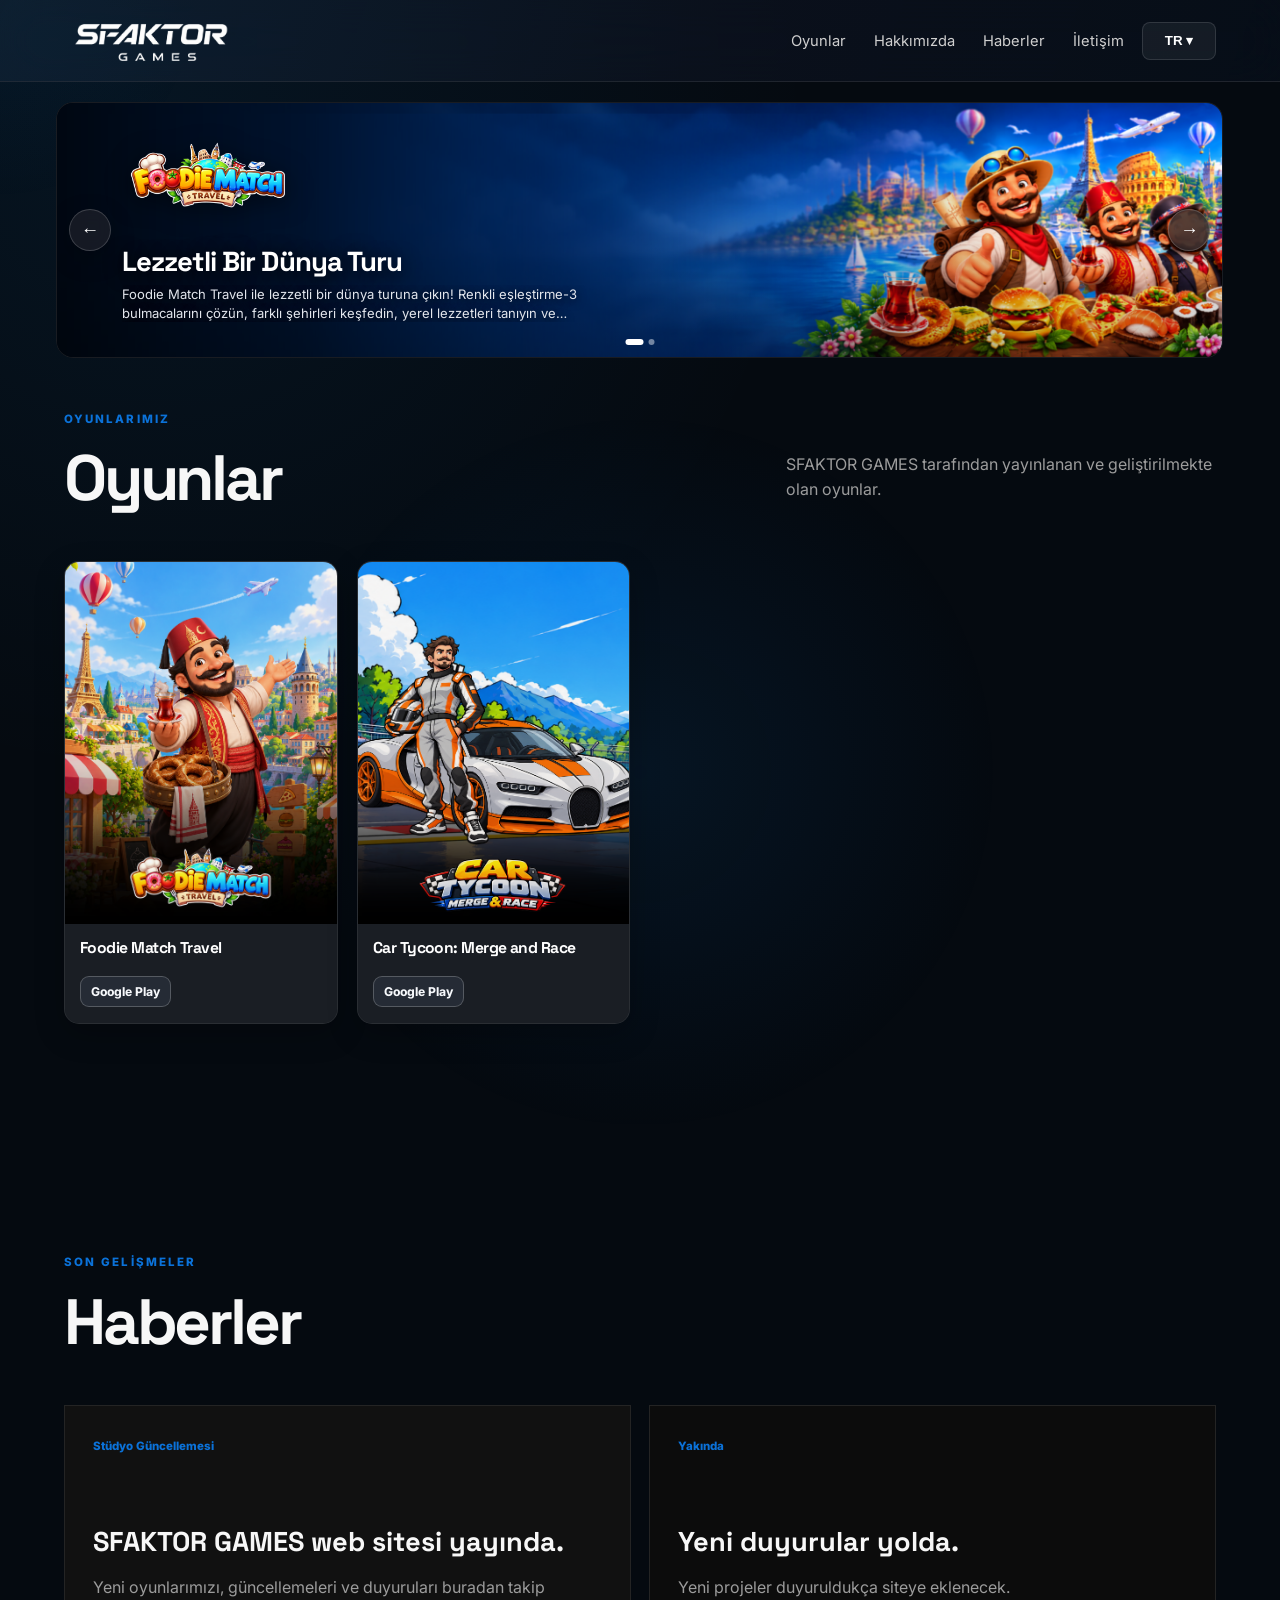
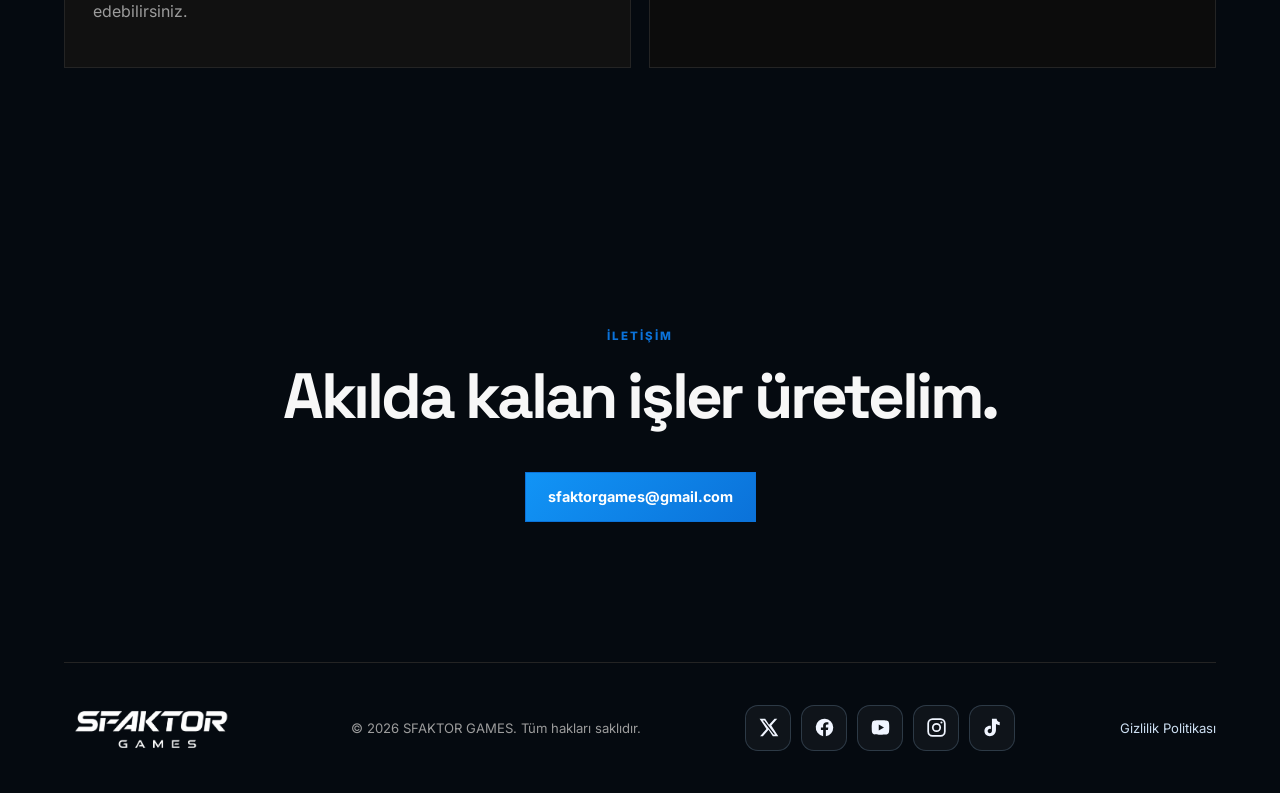
<file: index.html>
<!DOCTYPE html>
<html lang="tr">
<head>
  <meta charset="UTF-8">
  <meta name="viewport" content="width=device-width, initial-scale=1.0">
  <title>SFAKTOR GAMES | We Create Worlds</title>
  <meta name="description" content="SFAKTOR GAMES - Mobile and PC games built to be remembered.">
  <link rel="stylesheet" href="assets/css/style.css">
</head>
<body>
  <div class="cursor-glow" id="cursorGlow"></div>
  <header class="site-header">
    <a class="brand" href="index.html">SFAKTOR <span>GAMES</span></a>
    <button class="menu-btn" aria-label="Menü">☰</button>
    <div class="header-right">
      <nav>
        <a href="#games" data-i18n="nav_games">Oyunlar</a>
        <a href="about.html" data-i18n="nav_about">Hakkımızda</a>
        <a href="#news" data-i18n="nav_news">Haberler</a>
        <a href="#contact" data-i18n="nav_contact">İletişim</a>
      </nav>
      <div class="language-switcher">
        <button class="lang-btn"><span id="currentLang">TR</span> ▾</button>
        <div class="lang-menu">
          <button data-lang="tr">Türkçe</button><button data-lang="en">English</button><button data-lang="de">Deutsch</button><button data-lang="ko">한국어</button><button data-lang="pt">Português</button><button data-lang="zh-CN">简体中文</button><button data-lang="zh-TW">繁體中文</button>
        </div>
      </div>
    </div>
  </header>

  <main>
    <section id="homeSlider" class="hero-slider">
      <div id="heroSlides" class="slides">
        <div class="hero-slide active">
          <div class="hero-slide-bg hero-no-image"></div>
          <div class="hero-slide-inner">
            <div class="hero-slide-copy">
              <p class="eyebrow">SFAKTOR GAMES</p>
              <h1>PLAY.<br><span>DISCOVER.</span><br>REPEAT.</h1>
              <p class="hero-description">Oyunlarımız yükleniyor...</p>
            </div>
          </div>
        </div>
      </div>
      <div class="slider-ui">
        <div id="sliderDots" class="slider-dots"></div>
        <div class="slider-arrows">
          <button id="sliderPrev" class="slider-arrow" aria-label="Önceki oyun">←</button>
          <button id="sliderNext" class="slider-arrow" aria-label="Sonraki oyun">→</button>
        </div>
      </div>
    </section>

    <section id="games" class="section games-showcase reveal">
      <div class="section-heading">
        <div>
          <p class="eyebrow" data-i18n="our_titles">OYUNLARIMIZ</p>
          <h2 data-i18n="games_title">Oyunlar</h2>
        </div>
        <p data-i18n="games_desc">SFAKTOR GAMES tarafından yayınlanan ve geliştirilmekte olan oyunlar.</p>
      </div>

      <div id="gamesGrid" class="games-grid"></div>
    </section>


    <section id="news" class="section reveal">
      <div class="section-heading">
        <div>
          <p class="eyebrow" data-i18n="latest">SON GELİŞMELER</p>
          <h2 data-i18n="news_title">Haberler</h2>
        </div>
      </div>
      <div class="news-grid">
        <article class="news-card">
          <span data-i18n="news_badge1">Stüdyo Güncellemesi</span>
          <h3 data-i18n="news_h1">SFAKTOR GAMES web sitesi yayında.</h3>
          <p data-i18n="news_p1">Yeni oyunlarımızı, güncellemeleri ve duyuruları buradan takip edebilirsiniz.</p>
        </article>
        <article class="news-card muted">
          <span data-i18n="news_badge2">Yakında</span>
          <h3 data-i18n="news_h2">Yeni duyurular yolda.</h3>
          <p data-i18n="news_p2">Yeni projeler duyuruldukça siteye eklenecek.</p>
        </article>
      </div>
    </section>

    <section id="contact" class="section contact reveal">
      <p class="eyebrow" data-i18n="contact_eyebrow">İLETİŞİM</p>
      <h2 data-i18n="contact_title">Akılda kalan işler üretelim.</h2>
      <a class="btn btn-primary" data-cms="contact_email" href="mailto:contact@sfaktorgames.com">contact@sfaktorgames.com</a>
    </section>
  </main>

  <footer>
    <a class="brand" href="index.html">SFAKTOR <span>GAMES</span></a>
    <p>© <span id="year"></span> SFAKTOR GAMES. <span data-i18n="footer_rights">Tüm hakları saklıdır.</span></p>
    <div>
      <a href="privacy.html" data-i18n="privacy">Gizlilik Politikası</a>
      
    </div>
  </footer>
<script src="assets/js/site-footer.js"></script>

  <script src="assets/js/preview-db.js"></script>
  <script src="assets/js/i18n.js"></script>
  <script src="assets/js/main.js"></script>
  <script src="assets/js/cms-public.js"></script>
  <script src="assets/js/effects.js"></script>
</body>
</html>
</file>
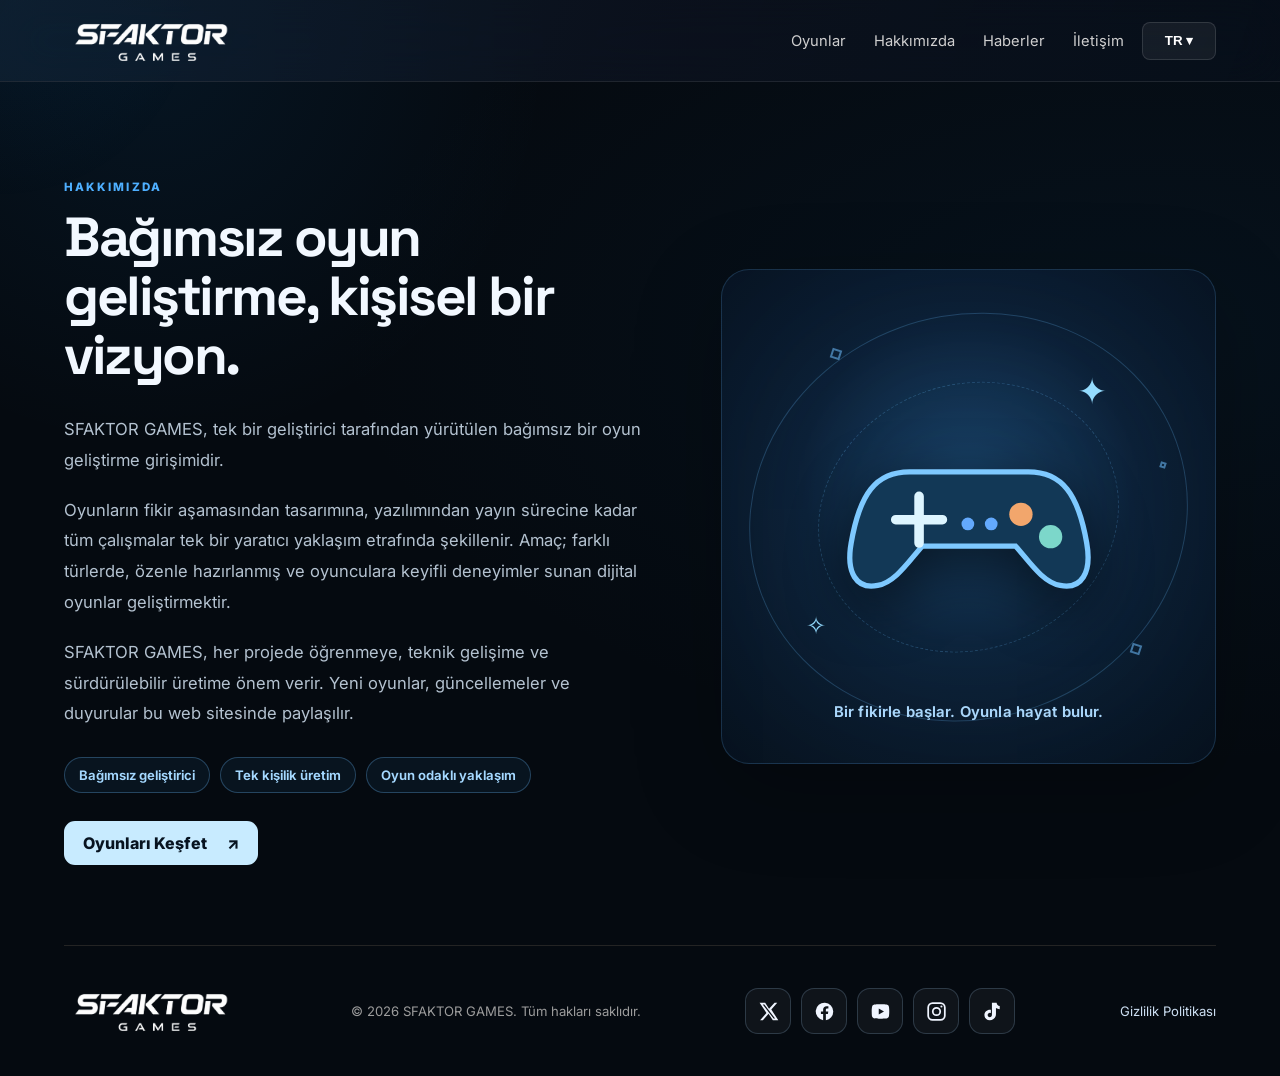
<file: about.html>
<!DOCTYPE html>
<html lang="tr"><head><meta charset="UTF-8"><meta name="viewport" content="width=device-width,initial-scale=1">
<title>Hakkımızda | SFAKTOR GAMES</title><meta name="description" content="SFAKTOR GAMES — bağımsız oyun geliştiricisi.">
<link rel="stylesheet" href="assets/css/style.css"><link rel="stylesheet" href="assets/css/about.css"></head>
<body>
<div class="cursor-glow" id="cursorGlow"></div>
<header class="site-header">
 <a class="brand" href="index.html" id="aboutBrand">SFAKTOR <span>GAMES</span></a>
 <button class="menu-btn" aria-label="Menü">☰</button>
 <div class="header-right"><nav>
  <a href="index.html#games" data-i18n="nav_games">Oyunlar</a>
  <a href="about.html" data-i18n="nav_about" aria-current="page">Hakkımızda</a>
  <a href="index.html#news" data-i18n="nav_news">Haberler</a>
  <a href="index.html#contact" data-i18n="nav_contact">İletişim</a>
 </nav><div class="language-switcher"><button class="lang-btn" aria-label="Dil seç"><span id="currentLang">TR</span> ▾</button>
 <div class="lang-menu"><button data-lang="tr">Türkçe</button><button data-lang="en">English</button><button data-lang="de">Deutsch</button><button data-lang="ko">한국어</button><button data-lang="pt">Português</button><button data-lang="zh-CN">简体中文</button><button data-lang="zh-TW">繁體中文</button></div></div></div>
</header>
<main class="about-page-main">
  <section class="about-intro">
    <div class="about-text-column">
      <p class="eyebrow" data-i18n="about_eyebrow">HAKKIMIZDA</p>
      <h1 id="aboutHeading">Bağımsız oyun geliştirme, kişisel bir vizyon.</h1>
      <div id="aboutBody" class="about-body"></div>
      <div class="about-tags"><span id="aboutTagOne">Bağımsız geliştirici</span><span id="aboutTagTwo">Tek kişilik üretim</span><span id="aboutTagThree">Oyun odaklı yaklaşım</span></div>
      <a href="index.html#games" class="about-game-link" id="aboutGamesLink">Oyunları Keşfet <span aria-hidden="true">↗</span></a>
    </div>
    <div class="about-art" aria-hidden="true">
      <div class="art-glow"></div><div class="art-ring art-ring-outer"></div><div class="art-ring art-ring-inner"></div>
      <div class="art-spark art-spark-one">✦</div><div class="art-spark art-spark-two">✧</div>
      <div class="art-controller"><svg viewBox="0 0 260 180" fill="none" xmlns="http://www.w3.org/2000/svg"><path d="M74 48h112c32 0 47 21 55 67 5 28-5 44-25 40-17-3-30-24-42-37H86c-12 13-25 34-42 37-20 4-30-12-25-40 8-46 23-67 55-67Z" fill="#123856" stroke="#7EC9FF" stroke-width="5"/><path d="M83 71v44M61 93h44" stroke="#DDF5FF" stroke-width="9" stroke-linecap="round"/><circle cx="179" cy="88" r="11" fill="#F2A66C"/><circle cx="207" cy="109" r="11" fill="#7CD7CA"/><circle cx="151" cy="97" r="6" fill="#63A9FD"/><circle cx="129" cy="97" r="6" fill="#63A9FD"/></svg></div>
      <div class="art-pixel art-pixel-a"></div><div class="art-pixel art-pixel-b"></div><div class="art-pixel art-pixel-c"></div>
      <p class="art-caption" id="aboutArtCaption">Bir fikirle başlar. Oyunla hayat bulur.</p>
    </div>
  </section>
</main>
<footer><a class="brand" href="index.html">SFAKTOR <span>GAMES</span></a><p>© <span id="year"></span> SFAKTOR GAMES. <span data-i18n="footer_rights">Tüm hakları saklıdır.</span></p><div><a href="privacy.html" data-privacy-label data-i18n="privacy">Gizlilik Politikası</a></div></footer>
<script src="assets/js/site-footer.js"></script><script src="assets/js/preview-db.js"></script><script src="assets/js/i18n.js"></script><script src="assets/js/effects.js"></script><script src="assets/js/about.js"></script>
</body></html>
</file>
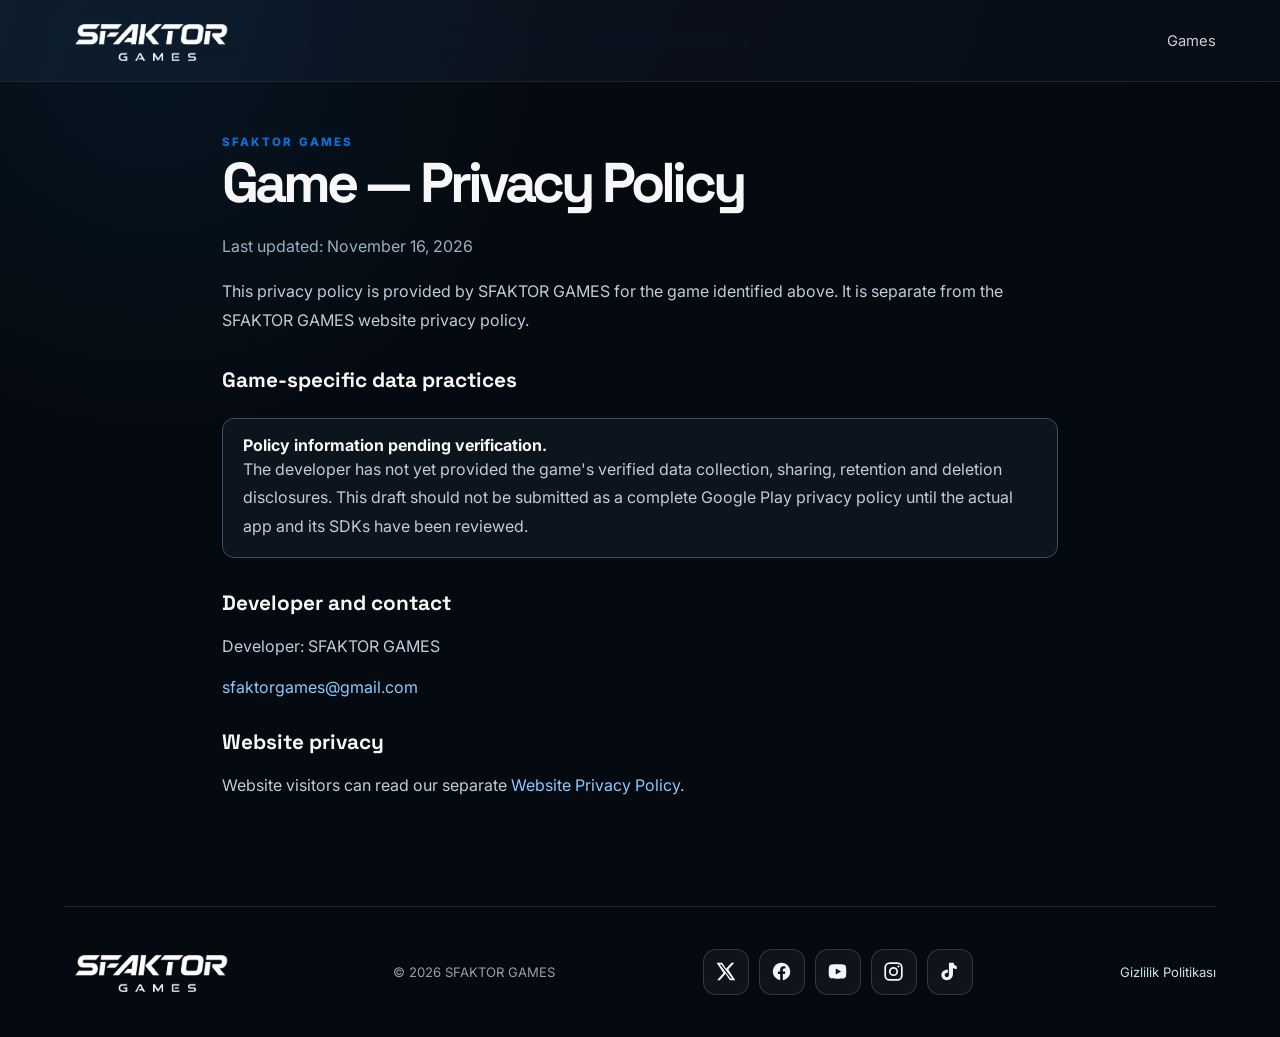
<file: game-privacy.html>
<!doctype html><html lang="en"><head><meta charset="utf-8"><meta name="viewport" content="width=device-width,initial-scale=1"><title>Game Privacy Policy | SFAKTOR GAMES</title><meta name="description" content="Game-specific privacy policy"><link rel="stylesheet" href="assets/css/style.css"><style>.policy-wrap{max-width:880px;margin:auto;padding:135px 22px 90px}.policy-wrap h1{font-size:clamp(2rem,4.5vw,3.5rem);line-height:1.2}.policy-wrap h2{font-size:1.3rem;margin:32px 0 10px}.policy-wrap p{line-height:1.8;color:#bfccda}.policy-wrap a{color:#8acaff}.game-policy-text{white-space:pre-wrap;overflow-wrap:anywhere}.policy-note{border:1px solid #36506d;border-radius:12px;padding:16px 20px;background:rgba(78,121,163,.09);margin:25px 0}.policy-note p{margin:0}.policy-wrap .meta{color:#9caec0}</style></head><body><header class="site-header"><a class="brand" href="index.html">SFAKTOR <span>GAMES</span></a><nav><a href="index.html#games">Games</a></nav></header><main class="policy-wrap"><div class="eyebrow">SFAKTOR GAMES</div><h1 id="gamePolicyTitle">Game Privacy Policy</h1><p class="meta">Last updated: November 16, 2026</p><p>This privacy policy is provided by SFAKTOR GAMES for the game identified above. It is separate from the SFAKTOR GAMES website privacy policy.</p><section><h2>Game-specific data practices</h2><p class="game-policy-text" id="gamePrivacyText"></p><div class="policy-note" id="gamePrivacyEmpty" hidden><strong>Policy information pending verification.</strong><p>The developer has not yet provided the game's verified data collection, sharing, retention and deletion disclosures. This draft should not be submitted as a complete Google Play privacy policy until the actual app and its SDKs have been reviewed.</p></div></section><h2>Developer and contact</h2><p>Developer: SFAKTOR GAMES</p><a id="policyEmail" href="mailto:sfaktorgames@gmail.com">sfaktorgames@gmail.com</a><h2>Website privacy</h2><p>Website visitors can read our separate <a href="privacy.html">Website Privacy Policy</a>.</p></main><footer><a class="brand" href="index.html">SFAKTOR <span>GAMES</span></a><p>© <span id="year"></span> SFAKTOR GAMES</p><div><a href="privacy.html" data-privacy-label>Privacy Policy</a></div></footer><script src="assets/js/preview-db.js"></script><script src="assets/js/site-footer.js"></script><script>(async()=>{const params=new URLSearchParams(location.search),slug=params.get('game');document.getElementById('year').textContent=new Date().getFullYear();const link=(a,normal,preview)=>{document.querySelectorAll(a).forEach(n=>n.href=window.SFAKTOR_PREVIEW?preview:normal)};link('a[href="index.html"]','index.html','ONIZLEME.html');link('a[href="index.html#games"]','index.html#games','ONIZLEME.html#games');link('a[href="privacy.html"]','privacy.html','ONIZLEME-GIZLILIK.html');let games=[],settings={};try{const r=await Promise.all([db.from('games').select('*'),db.from('site_settings').select('*').eq('id',1).maybeSingle()]);games=r[0].data||[];settings=r[1].data||{}}catch{}const game=games.find(x=>x.slug===slug),name=game?.title_en||game?.title||slug||'Game';const title=name+' — Privacy Policy';document.title=title+' | SFAKTOR GAMES';document.getElementById('gamePolicyTitle').textContent=title;const content=String(game?.privacy_en||'').trim();document.getElementById('gamePrivacyText').textContent=content;document.getElementById('gamePrivacyEmpty').hidden=!!content;if(!content)document.getElementById('gamePrivacyText').textContent='';const email=settings.contact_email||'sfaktorgames@gmail.com',el=document.getElementById('policyEmail');el.textContent=email;el.href='mailto:'+encodeURIComponent(email);if(settings.logo_url&&/^assets\/uploads\/[\w./-]+$/.test(settings.logo_url)){document.querySelectorAll('.brand').forEach(b=>{let img=document.createElement('img');img.src=settings.logo_url;img.alt='SFAKTOR GAMES';b.replaceChildren(img)})}})();</script></body></html>
</file>
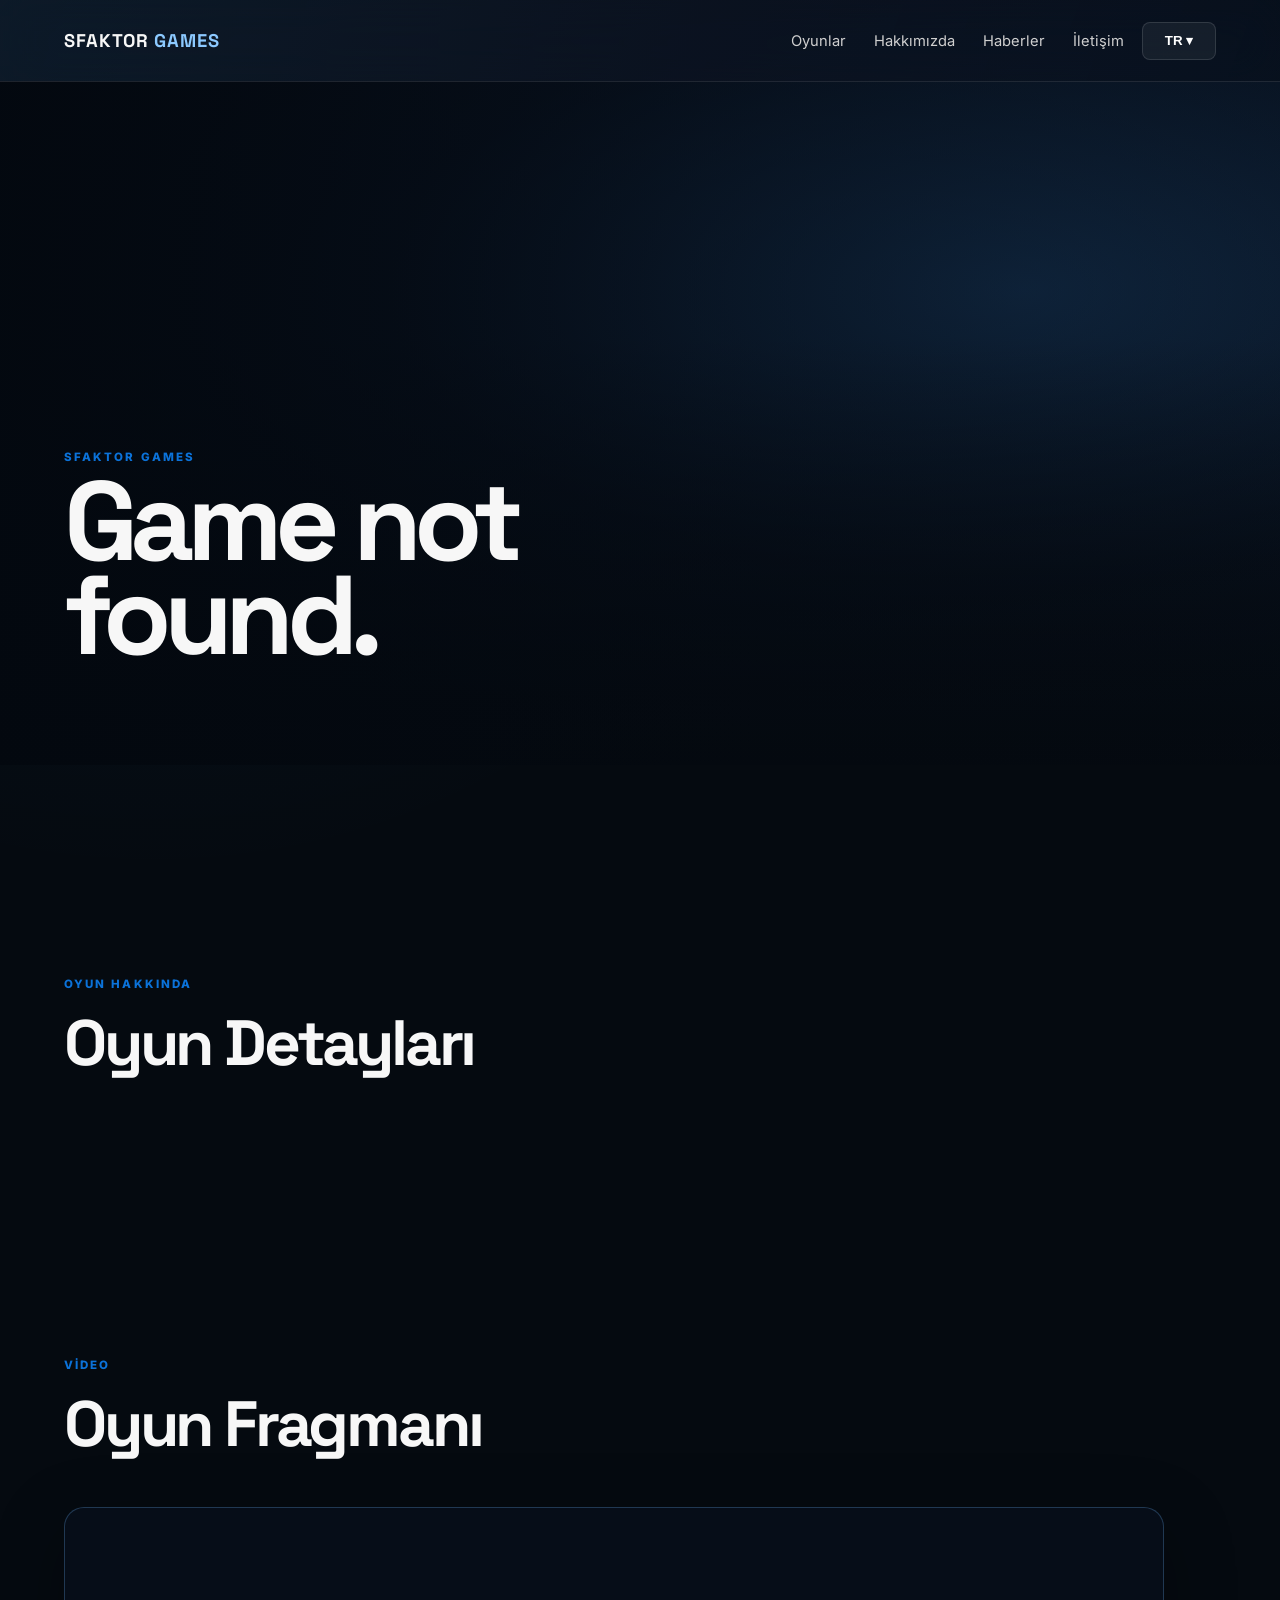
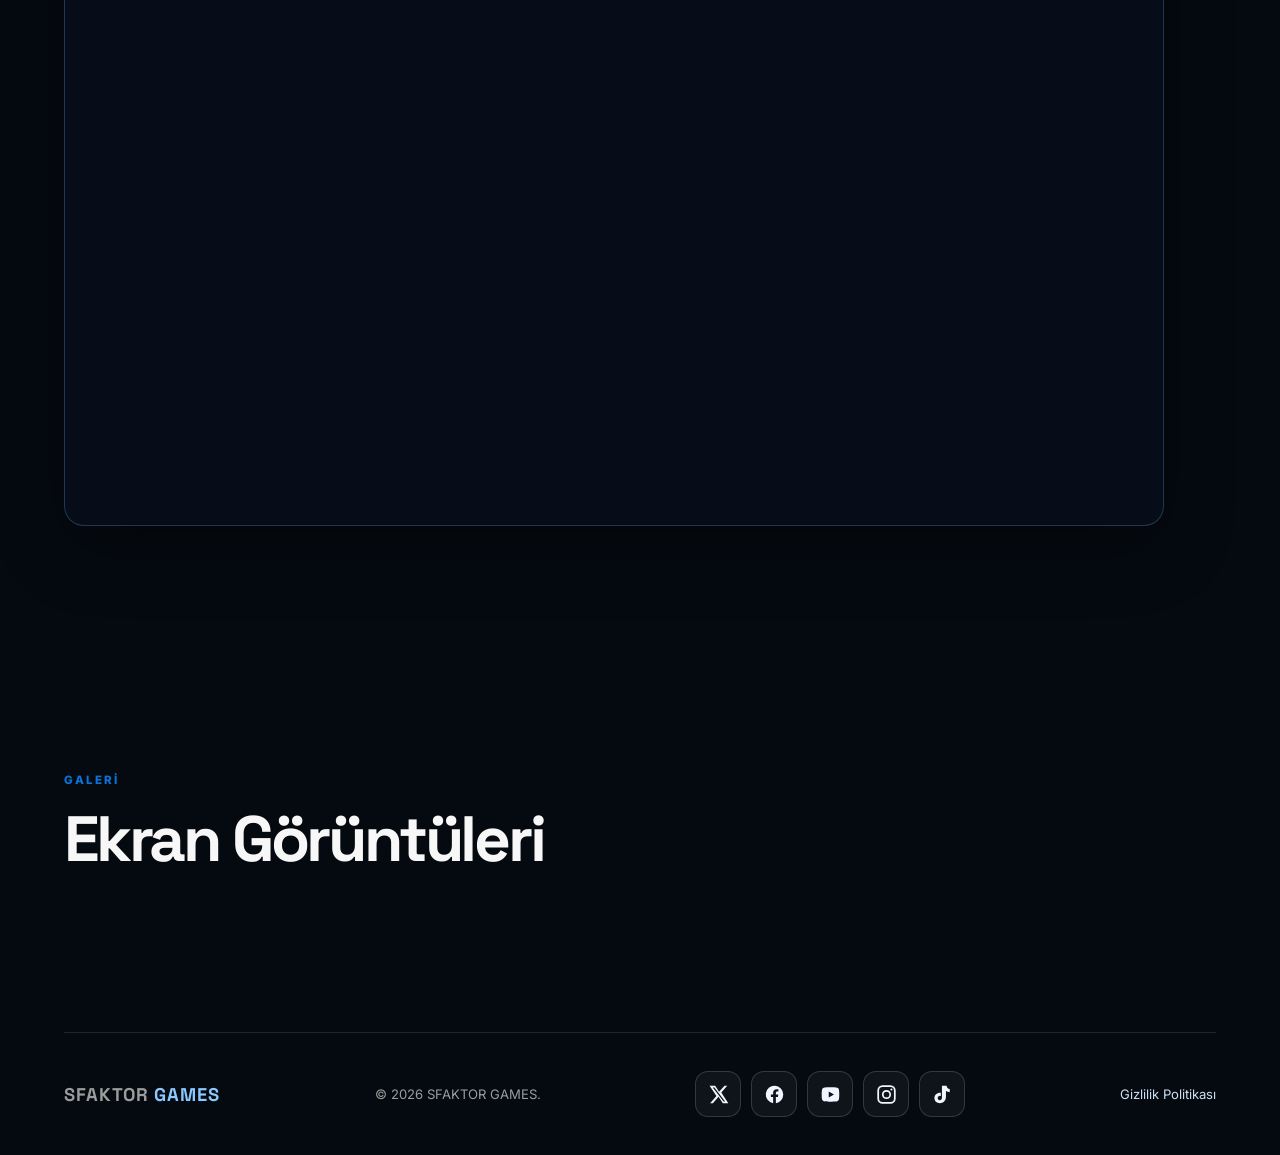
<file: game.html>
<!DOCTYPE html>
<html lang="tr">
<head>
  <meta charset="UTF-8">
  <meta name="viewport" content="width=device-width,initial-scale=1.0">
  <title>Game | SFAKTOR GAMES</title>
  <meta name="description" content="">
  <link rel="stylesheet" href="assets/css/style.css">
  <style>
    .detail-hero{position:relative;min-height:85vh;display:flex;align-items:flex-end;padding:150px 5vw 85px;overflow:hidden}
    .detail-bg{position:absolute;inset:0;background:radial-gradient(ellipse at 80% 38%,#153354 0%,#0a1525 44%,#050a10 100%);background-size:cover;background-position:center}
    .detail-bg::after{content:"";position:absolute;inset:0;background:linear-gradient(90deg,rgba(3,8,15,.95),rgba(3,8,15,.52) 55%,rgba(3,8,15,.32)),linear-gradient(0deg,#050a10,transparent 56%)}
    .detail-content{position:relative;z-index:2;width:min(750px,100%)}
    .detail-logo{max-width:min(440px,75vw);max-height:190px;margin-bottom:25px}
    .detail-content h1{font-size:clamp(3.5rem,9vw,7rem)}
    .detail-copy{color:#bdd0e1;line-height:1.8;font-size:1.05rem}
    .detail-rich{max-width:900px;color:#c5d3e3;font-size:clamp(1rem,1.3vw,1.15rem);line-height:1.85;overflow-wrap:anywhere}
    .detail-rich p{margin:0 0 1.25rem}.detail-rich h3{color:#fff;font-size:1.4rem;margin:2rem 0 1rem}
    .detail-rich ul{padding-left:1.5rem;margin:0 0 1.5rem;list-style:disc}.detail-rich li{margin:.6rem 0;padding-left:.2rem}
    .detail-rich strong{color:#f4f8ff}.video-fallback{margin-top:14px;color:#a8bdd3;font-size:.95rem}
    .video-fallback a{color:#56adff;text-decoration:underline}.trailer-frame{max-width:1100px}
    .gallery{display:grid;grid-template-columns:repeat(3,1fr);gap:15px}
    .gallery img{width:100%;aspect-ratio:16/9;object-fit:cover;border-radius:12px;border:1px solid #183653;transition:.3s ease}
    .gallery img:hover{transform:scale(1.02);border-color:#42b0ff}
    @media(max-width:800px){.gallery{grid-template-columns:1fr}.detail-hero{min-height:75vh}}
  </style>
</head>
<body>
<div class="cursor-glow" id="cursorGlow"></div>
<header class="site-header">
  <a class="brand" href="index.html" id="detailBrand">SFAKTOR <span>GAMES</span></a>
  <button class="menu-btn" aria-label="Menü">☰</button>
  <div class="header-right"><nav>
    <a href="index.html#games" data-detail-i18n="games">Oyunlar</a>
    <a href="about.html" data-detail-i18n="about">Hakkımızda</a>
    <a href="index.html#news" data-detail-i18n="news">Haberler</a>
    <a href="index.html#contact" data-detail-i18n="contact">İletişim</a>
  </nav><div class="language-switcher"><button class="lang-btn"><span id="currentLang">TR</span> ▾</button><div class="lang-menu"><button data-lang="tr">Türkçe</button><button data-lang="en">English</button><button data-lang="de">Deutsch</button><button data-lang="ko">한국어</button><button data-lang="pt">Português</button><button data-lang="zh-CN">简体中文</button><button data-lang="zh-TW">繁體中文</button></div></div></div>
</header>

<section class="detail-hero">
  <div id="detailBg" class="detail-bg hero-no-image"></div>
  <div class="detail-content">
    <p id="detailStatus" class="eyebrow">SFAKTOR GAMES</p>
    <div id="detailTitle"></div>
    <div id="detailPlatforms" class="hero-badges"></div>
    <p id="detailDescription" class="detail-copy"></p>
    <div id="detailStores" class="hero-store-row"></div>
  </div>
</section>

<main>
  <section class="section reveal">
    <div class="section-heading"><div><p class="eyebrow" data-detail-i18n="aboutGame">OYUN HAKKINDA</p><h2 data-detail-i18n="details">Oyun Detayları</h2></div></div>
    <div id="detailLong" class="detail-rich"></div>
  </section>
  <section id="trailerSection" class="section reveal hidden">
    <div class="section-heading"><div><p class="eyebrow" data-detail-i18n="video">VİDEO</p><h2 data-detail-i18n="trailer">Oyun Fragmanı</h2></div></div>
    <div id="trailerFrame" class="trailer-frame"></div><p class="video-fallback" id="videoHelp"></p>
  </section>
  <section id="gallerySection" class="section reveal hidden">
    <div class="section-heading"><div><p class="eyebrow" data-detail-i18n="gallery">GALERİ</p><h2 data-detail-i18n="screens">Ekran Görüntüleri</h2></div></div>
    <div id="detailGallery" class="gallery"></div>
  </section>
</main>

<footer>
  <a class="brand" href="index.html">SFAKTOR <span>GAMES</span></a>
  <p>© <span id="year"></span> SFAKTOR GAMES.</p>
  <div><a id="gamePrivacyLink" href="privacy.html" data-privacy-label>Gizlilik Politikası</a></div>
</footer>
<script src="assets/js/site-footer.js"></script>

<script src="assets/js/preview-db.js"></script>
<script src="assets/js/effects.js"></script>
<script>
document.getElementById("year").textContent=new Date().getFullYear();
const esc=v=>String(v||"").replace(/[&<>"']/g,m=>({"&":"&amp;","<":"&lt;",">":"&gt;",'"':"&quot;","'":"&#039;"}[m]));
const safeUrl=v=>{if(/^assets\/uploads\/[a-zA-Z0-9_./-]+$/.test(v)&&!v.includes(".."))return v;try{const u=new URL(v);return ["http:","https:"].includes(u.protocol)?u.href:"#"}catch{return "#"}};
(async()=>{
  const slug=new URLSearchParams(location.search).get("slug");
  const {data:g,error}=await db.from("games").select("*").eq("slug",slug).maybeSingle();
  if(error||!g){document.getElementById("detailTitle").innerHTML="<h1>Game not found.</h1>";return;}
  const requestedLang=new URLSearchParams(location.search).get("lang");
  const lang=["tr","en","de","ko","pt","zh-CN","zh-TW"].includes(requestedLang)?requestedLang:(["tr","en","de","ko","pt","zh-CN","zh-TW"].includes(localStorage.getItem("sfaktor_lang"))?localStorage.getItem("sfaktor_lang"):"tr");
  const words={tr:{games:"Oyunlar",about:"Hakkımızda",news:"Haberler",contact:"İletişim",aboutGame:"OYUN HAKKINDA",details:"Oyun Detayları",video:"VİDEO",trailer:"Oyun Fragmanı",gallery:"GALERİ",screens:"Ekran Görüntüleri",watch:"YouTube'da İzle",videoInfo:"Yerel önizlemede video oynatılmayabilir. YouTube'da açabilir veya GitHub Pages üzerinde deneyebilirsiniz."},en:{games:"Games",about:"About",news:"News",contact:"Contact",aboutGame:"ABOUT THE GAME",details:"Game Details",video:"VIDEO",trailer:"Game Trailer",gallery:"GALLERY",screens:"Screenshots",watch:"Watch on YouTube",videoInfo:"Video playback may be unavailable in local preview. Open on YouTube or test on GitHub Pages."},de:{games:"Spiele",about:"Über uns",news:"News",contact:"Kontakt",aboutGame:"ÜBER DAS SPIEL",details:"Spieldetails",video:"VIDEO",trailer:"Spieltrailer",gallery:"GALERIE",screens:"Screenshots",watch:"Auf YouTube ansehen",videoInfo:"In der lokalen Vorschau ist die Wiedergabe möglicherweise nicht verfügbar. Auf YouTube öffnen oder auf GitHub Pages testen."}};
  document.querySelectorAll('[data-detail-i18n]').forEach(el=>el.textContent=(words[lang]||words.en)[el.dataset.detailI18n]);
  document.getElementById('currentLang').textContent=lang.toUpperCase();
  document.querySelectorAll('[data-lang]').forEach(b=>b.addEventListener('click',()=>{localStorage.setItem('sfaktor_lang',b.dataset.lang);const url=new URL(location.href);url.searchParams.set('lang',b.dataset.lang);location.href=url.href;}));
  document.querySelector('.lang-btn').addEventListener('click',()=>document.querySelector('.lang-menu').classList.toggle('open'));
  document.querySelector('.menu-btn').addEventListener('click',()=>document.querySelector('.site-header nav').classList.toggle('open'));
  document.querySelectorAll('a[href^="index.html"]').forEach(a=>{const u=new URL(a.href);u.searchParams.set('lang',lang);a.href=u.href});
  const pick=(field)=>g[`${field}_${lang}`]||g[`${field}_en`]||g[`${field}_tr`]||g[field]||"";
  const displayTitle=pick("title");
  const displayDescription=pick("description");
  const displayLong=pick("long_description")||displayDescription;
  document.documentElement.lang=lang;
  const privacyLink=document.getElementById('gamePrivacyLink');if(privacyLink)privacyLink.href=(window.SFAKTOR_PREVIEW?'ONIZLEME-OYUN-GIZLILIK.html':'game-privacy.html')+'?game='+encodeURIComponent(g.slug);
  document.title=displayTitle+" | SFAKTOR GAMES";
  document.querySelector('meta[name="description"]').content=displayDescription;
  document.getElementById("detailStatus").textContent=g.status||"SFAKTOR GAMES";
  document.getElementById("detailDescription").textContent=displayDescription;
  function richText(value){
    const lines=String(value||'').replace(/\r\n?/g,'\n').split('\n');let html='',inList=false,paragraph=[];
    const inline=t=>esc(t).replace(/\*\*(.+?)\*\*/g,'<strong>$1</strong>');
    const flush=()=>{if(paragraph.length){html+='<p>'+paragraph.map(inline).join('<br>')+'</p>';paragraph=[]}};
    for(const raw of lines){const line=raw.trim();if(!line){flush();if(inList){html+='</ul>';inList=false}continue}
      if(/^[-•]\s+/.test(line)){flush();if(!inList){html+='<ul>';inList=true}html+='<li>'+inline(line.replace(/^[-•]\s+/,''))+'</li>';continue}
      if(inList){html+='</ul>';inList=false}
      if(/^\*\*[^*]+\*\*$/.test(line)){flush();html+='<h3>'+inline(line)+'</h3>'}else paragraph.push(line);
    }flush();if(inList)html+='</ul>';return html;
  }
  document.getElementById("detailLong").innerHTML=richText(displayLong);
  document.getElementById("detailPlatforms").innerHTML=(g.platforms||[]).map(p=>`<span class="hero-badge">${esc(p)}</span>`).join("");
  document.getElementById("detailTitle").innerHTML=g.logo_url?`<img class="detail-logo" src="${safeUrl(g.logo_url)}" alt="${esc(displayTitle)}">`:`<h1>${esc(displayTitle)}</h1>`;
  const bg=Object.prototype.hasOwnProperty.call(g,"detail_banner_url")?(g.detail_banner_url||""):(g.banner_url||"");if(bg){const d=document.getElementById("detailBg");d.classList.remove("hero-no-image");d.style.backgroundImage=`url('${safeUrl(bg)}')`;}
  let stores="";if(g.google_play_url)stores+=`<a class="hero-store-btn" target="_blank" href="${safeUrl(g.google_play_url)}">Google Play</a>`;
  if(g.app_store_url)stores+=`<a class="hero-store-btn" target="_blank" href="${safeUrl(g.app_store_url)}">App Store</a>`;
  if(g.steam_url)stores+=`<a class="hero-store-btn" target="_blank" href="${safeUrl(g.steam_url)}">Steam</a>`;
  if(g.trailer_url)stores+=`<a class="hero-detail-btn" target="_blank" href="${safeUrl(g.trailer_url)}">Watch Trailer ▶</a>`;
  document.getElementById("detailStores").innerHTML=stores;
  function youtubeId(value){
    try{
      const u=new URL(value);
      const host=u.hostname.toLowerCase().replace(/^www\./,"");
      let id="";
      if(host==="youtu.be")id=u.pathname.split("/")[1]||"";
      else if(host==="youtube.com"||host==="m.youtube.com"||host==="youtube-nocookie.com"){
        if(u.pathname==="/watch")id=u.searchParams.get("v")||"";
        else if(/^\/(embed|shorts|live)\//.test(u.pathname))id=u.pathname.split("/")[2]||"";
      }
      return /^[A-Za-z0-9_-]{11}$/.test(id)?id:null;
    }catch{return null;}
  }
  const ytId=youtubeId(g.trailer_url||"");
  if(ytId){
    document.getElementById("trailerSection").classList.remove("hidden");
    const iframe=document.createElement("iframe");
    iframe.src="https://www.youtube.com/embed/"+ytId+"?rel=0";
    iframe.title=displayTitle+" trailer";
    iframe.loading="lazy";
    iframe.referrerPolicy="strict-origin-when-cross-origin";
    iframe.allow="accelerometer; autoplay; clipboard-write; encrypted-media; gyroscope; picture-in-picture; web-share";
    iframe.allowFullscreen=true;
    const videoLink='https://www.youtube.com/watch?v='+ytId;
    document.getElementById("videoHelp").innerHTML=esc((words[lang]||words.en).videoInfo)+' <a target="_blank" rel="noopener noreferrer" href="'+videoLink+'">'+esc((words[lang]||words.en).watch)+'</a>';
    if(location.protocol==='file:'){
      document.getElementById("trailerFrame").innerHTML='<div style="display:flex;align-items:center;justify-content:center;height:100%;min-height:220px"><a class="hero-store-btn" target="_blank" rel="noopener noreferrer" href="'+videoLink+'">▶ '+esc((words[lang]||words.en).watch)+'</a></div>';
    }else document.getElementById("trailerFrame").appendChild(iframe);
  }
  if(g.screenshots?.length){document.getElementById("gallerySection").classList.remove("hidden");document.getElementById("detailGallery").innerHTML=g.screenshots.map(x=>`<img src="${safeUrl(x)}" alt="${esc(displayTitle)} screenshot">`).join("");}
  const {data:s}=await db.from("site_settings").select("*").eq("id",1).maybeSingle();
  if(s?.logo_url)document.querySelectorAll(".brand").forEach(b=>b.innerHTML=`<img src="${safeUrl(s.logo_url)}" alt="SFAKTOR GAMES">`);
})();
</script>
</body>
</html>
</file>
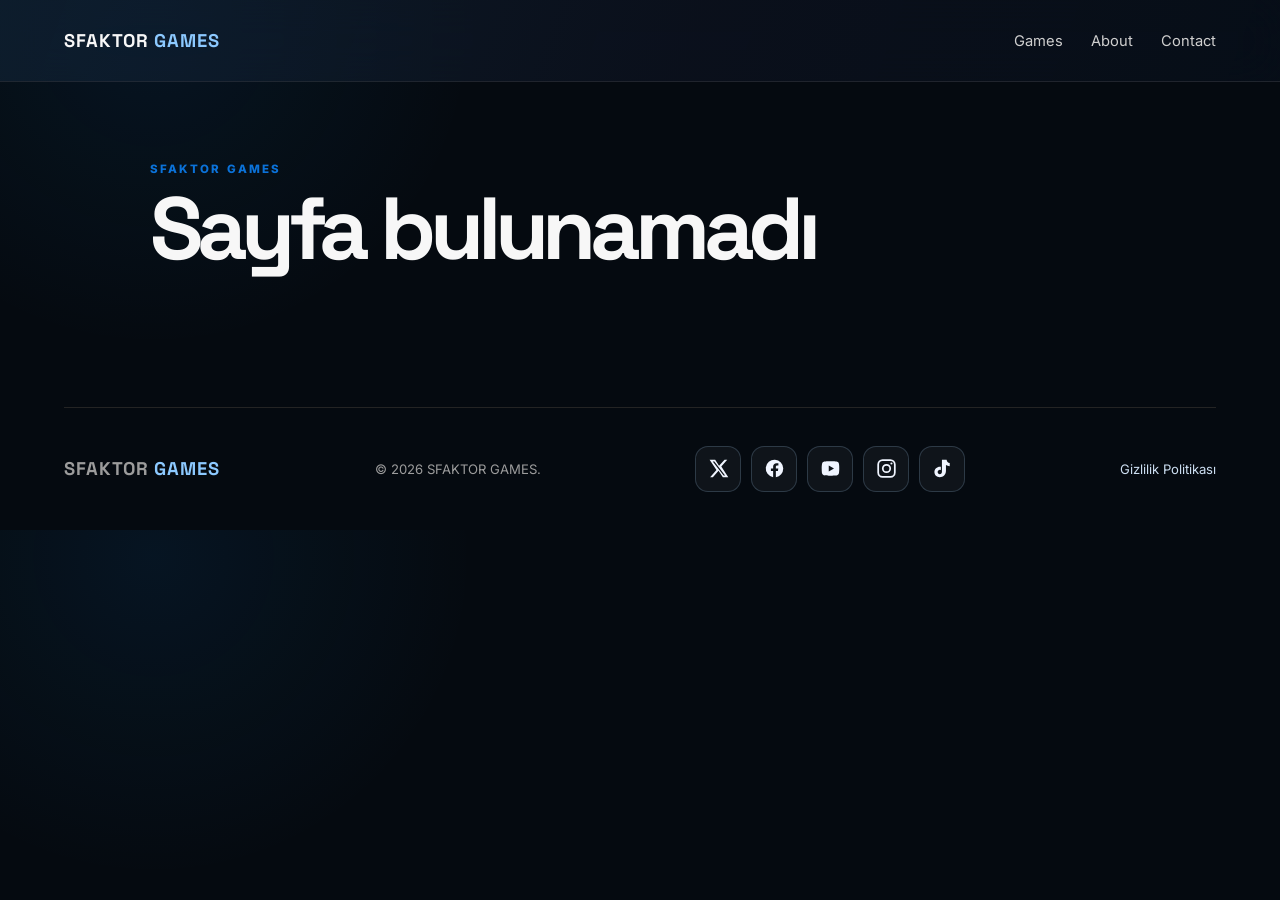
<file: page.html>
<!DOCTYPE html>
<html lang="tr">
<head>
  <meta charset="UTF-8">
  <meta name="viewport" content="width=device-width,initial-scale=1.0">
  <title>SFAKTOR GAMES</title>
  <meta name="description" content="">
  <link rel="stylesheet" href="assets/css/style.css">
  <style>
    .content-page{width:min(980px,90vw);margin:0 auto;padding:150px 0 100px}
    .content-page h1{font-size:clamp(2.8rem,7vw,5.5rem);line-height:.95;margin-bottom:26px}
    .content-page .meta{color:#7fbfff;margin-bottom:36px}
    .page-body{color:#c5d4e3;font-size:1.02rem;line-height:1.85;white-space:pre-wrap}
    .page-error{padding:35px;border:1px solid #1d3b5c;background:#0c1724}
  </style>
</head>
<body>
<header class="site-header">
  <a class="brand" href="index.html" id="siteBrand">SFAKTOR <span>GAMES</span></a>
  <nav>
    <a href="index.html#games">Games</a>
    <a href="about.html">About</a>
    <a href="index.html#contact">Contact</a>
  </nav>
</header>

<main class="content-page">
  <p class="eyebrow">SFAKTOR GAMES</p>
  <h1 id="pageTitle">Yükleniyor...</h1>
  <p id="pageDescription" class="meta"></p>
  <article id="pageBody" class="page-body"></article>
</main>

<footer>
  <a class="brand" href="index.html">SFAKTOR <span>GAMES</span></a>
  <p>© <span id="year"></span> SFAKTOR GAMES.</p><div><a href="privacy.html" data-privacy-label>Gizlilik Politikası</a></div>
</footer>
<script src="assets/js/site-footer.js"></script>

<script src="assets/js/preview-db.js"></script>
<script>
document.getElementById("year").textContent=new Date().getFullYear();
(async()=>{
  const slug=new URLSearchParams(location.search).get("slug");
  if(!slug){
    document.getElementById("pageTitle").textContent="Sayfa bulunamadı";
    return;
  }
  const {data,error}=await db.from("pages").select("*").eq("slug",slug).eq("published",true).maybeSingle();
  if(error||!data){
    document.getElementById("pageTitle").textContent="Sayfa bulunamadı";
    document.getElementById("pageBody").innerHTML='<div class="page-error">Bu sayfa bulunamadı veya henüz yayında değil.</div>';
    return;
  }
  document.documentElement.lang=data.language||"tr";
  document.title=data.title+" | SFAKTOR GAMES";
  document.querySelector('meta[name="description"]').setAttribute("content",data.description||"");
  document.getElementById("pageTitle").textContent=data.title;
  document.getElementById("pageDescription").textContent=data.description||"";
  document.getElementById("pageBody").textContent=data.body||"";
  const {data:settings}=await db.from("site_settings").select("logo_url,favicon_url").eq("id",1).maybeSingle();
  if(settings?.logo_url){
    document.getElementById("siteBrand").innerHTML=`<img src="${settings.logo_url}" alt="SFAKTOR GAMES">`;
  }
  if(settings?.favicon_url){
    const link=document.createElement("link");link.rel="icon";link.href=settings.favicon_url;document.head.appendChild(link);
  }
})();
</script>
</body>
</html>
</file>
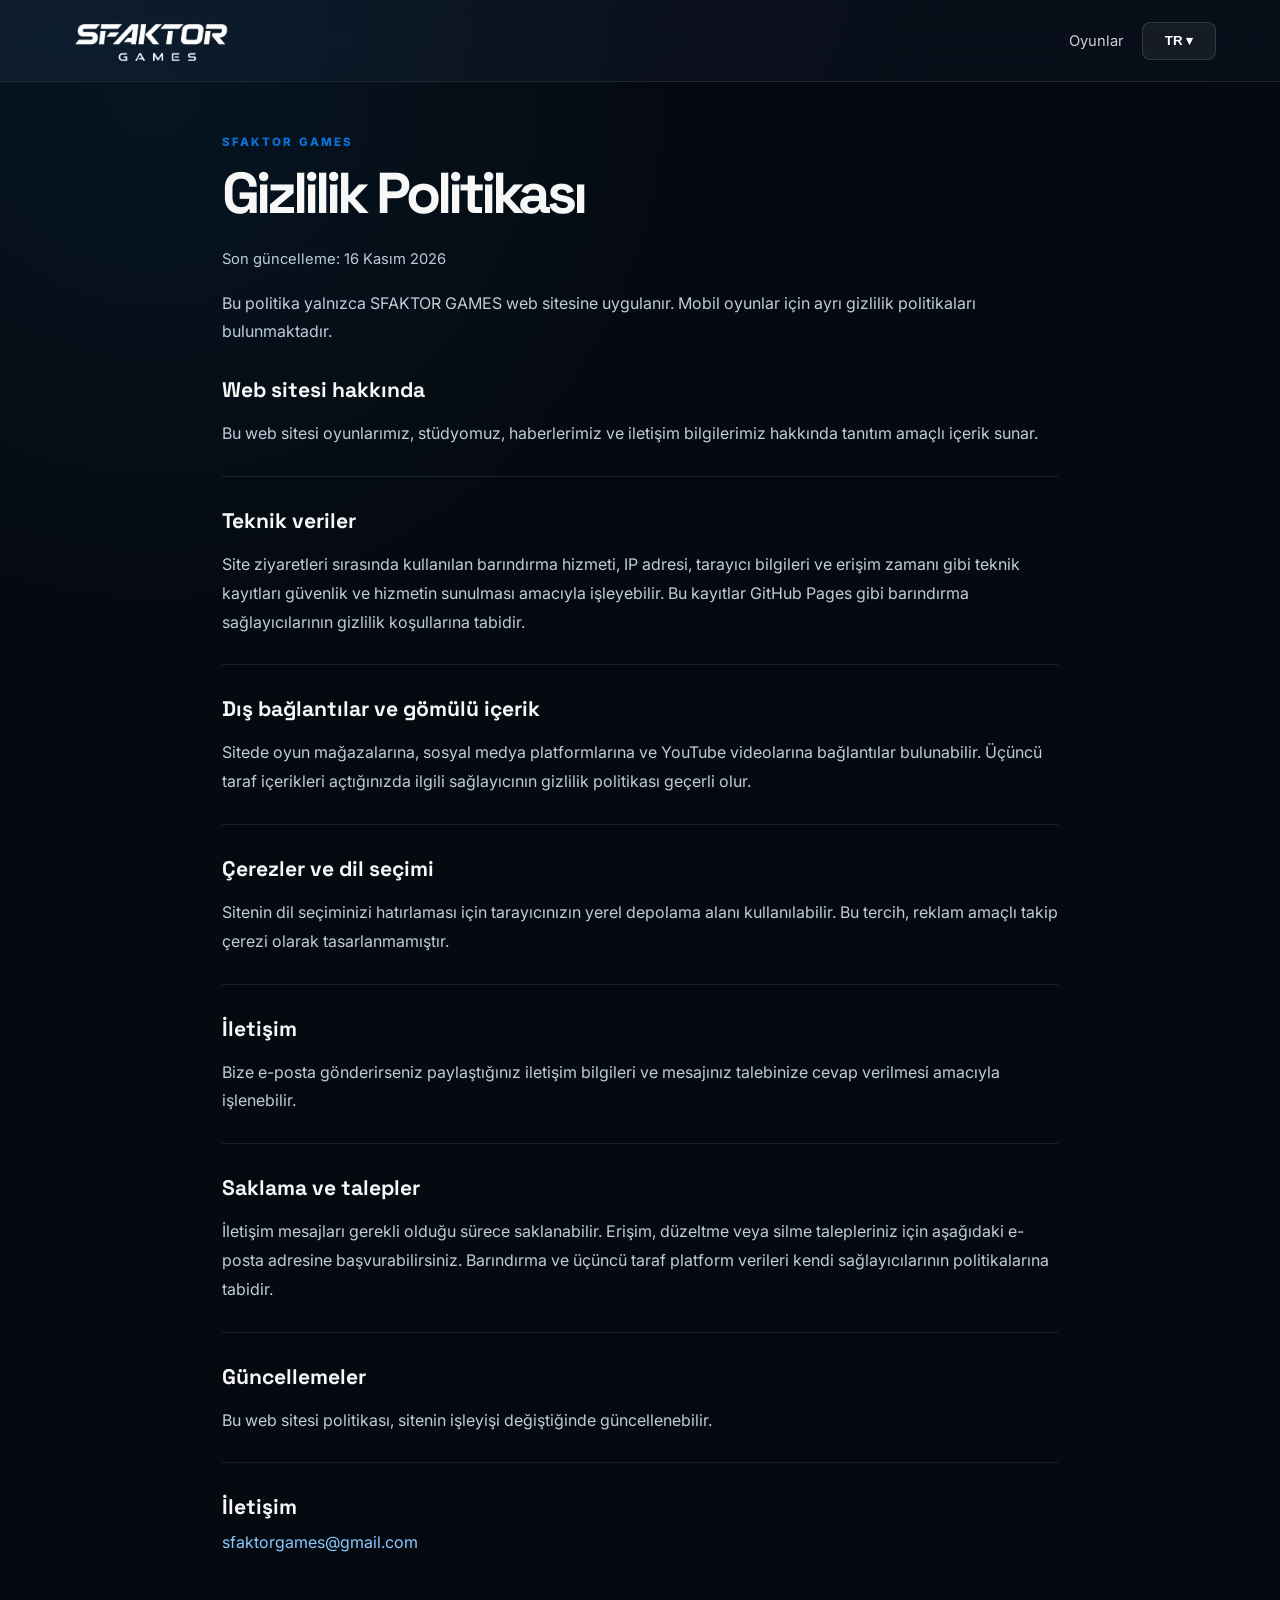
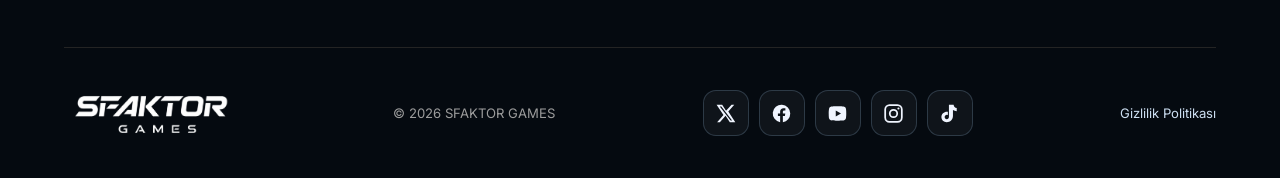
<file: privacy.html>
<!doctype html><html lang="en"><head><meta charset="utf-8"><meta name="viewport" content="width=device-width, initial-scale=1"><title>Privacy Policy | SFAKTOR GAMES</title><meta name="description" content="SFAKTOR GAMES website privacy policy"><link rel="stylesheet" href="assets/css/style.css"><style>.policy-wrap{max-width:880px;margin:0 auto;padding:135px 22px 95px}.policy-wrap h1{font-size:clamp(2rem,4.5vw,3.6rem);line-height:1.2;margin:10px 0 18px}.policy-wrap h2{margin:30px 0 12px;font-size:1.32rem}.policy-wrap p{line-height:1.8;color:#bfccda}.policy-wrap a{color:#8acaff}.policy-meta{color:#9caec0;font-size:.92rem}.policy-text{white-space:pre-wrap}.policy-section{border-bottom:1px solid rgba(170,190,210,.12);padding-bottom:12px}.lang-menu button{cursor:pointer}</style></head><body><header class="site-header"><a class="brand" href="index.html" id="policyBrand">SFAKTOR <span>GAMES</span></a><div class="header-right"><nav><a href="index.html#games" id="policyBack">Games</a></nav><div class="language-switcher"><button class="lang-btn" type="button" aria-label="Select language"><span id="currentLang">EN</span> ▾</button><div class="lang-menu"><button data-lang="tr">Türkçe</button><button data-lang="en">English</button><button data-lang="de">Deutsch</button><button data-lang="ko">한국어</button><button data-lang="pt">Português</button><button data-lang="zh-CN">简体中文</button><button data-lang="zh-TW">繁體中文</button></div></div></div></header><main class="policy-wrap"><div class="eyebrow">SFAKTOR GAMES</div><h1 id="policyTitle">Privacy Policy</h1><p class="policy-meta" id="policyDate"></p><p id="policyLead"></p><div id="policySections"></div><h2 id="contactHeading">Contact</h2><a id="policyEmail" href="mailto:sfaktorgames@gmail.com">sfaktorgames@gmail.com</a></main><footer><a class="brand" href="index.html">SFAKTOR <span>GAMES</span></a><p>© <span id="year"></span> SFAKTOR GAMES</p><div><a href="privacy.html" data-privacy-label>Privacy Policy</a></div></footer><script src="assets/js/preview-db.js"></script><script src="assets/js/site-footer.js"></script><script>const translations={"tr":["Gizlilik Politikası","Bu politika yalnızca SFAKTOR GAMES web sitesine uygulanır. Mobil oyunlar için ayrı gizlilik politikaları bulunmaktadır.","Web sitesi hakkında","Bu web sitesi oyunlarımız, stüdyomuz, haberlerimiz ve iletişim bilgilerimiz hakkında tanıtım amaçlı içerik sunar.","Teknik veriler","Site ziyaretleri sırasında kullanılan barındırma hizmeti, IP adresi, tarayıcı bilgileri ve erişim zamanı gibi teknik kayıtları güvenlik ve hizmetin sunulması amacıyla işleyebilir. Bu kayıtlar GitHub Pages gibi barındırma sağlayıcılarının gizlilik koşullarına tabidir.","Dış bağlantılar ve gömülü içerik","Sitede oyun mağazalarına, sosyal medya platformlarına ve YouTube videolarına bağlantılar bulunabilir. Üçüncü taraf içerikleri açtığınızda ilgili sağlayıcının gizlilik politikası geçerli olur.","Çerezler ve dil seçimi","Sitenin dil seçiminizi hatırlaması için tarayıcınızın yerel depolama alanı kullanılabilir. Bu tercih, reklam amaçlı takip çerezi olarak tasarlanmamıştır.","İletişim","Bize e-posta gönderirseniz paylaştığınız iletişim bilgileri ve mesajınız talebinize cevap verilmesi amacıyla işlenebilir.","Saklama ve talepler","İletişim mesajları gerekli olduğu sürece saklanabilir. Erişim, düzeltme veya silme talepleriniz için aşağıdaki e-posta adresine başvurabilirsiniz. Barındırma ve üçüncü taraf platform verileri kendi sağlayıcılarının politikalarına tabidir.","Güncellemeler","Bu web sitesi politikası, sitenin işleyişi değiştiğinde güncellenebilir."],"en":["Privacy Policy","This policy applies only to the SFAKTOR GAMES website. Our mobile games have separate privacy policies.","About this website","This website provides information about our studio, games, news and ways to contact us.","Technical information","Our hosting provider may process technical access information such as IP address, browser type and access time to deliver and protect the website. Such processing is governed by the hosting provider’s privacy practices.","External links and embedded content","Our website may link to app stores, social media websites and YouTube videos. When you open external content, the relevant provider’s privacy policy applies.","Cookies and language preferences","The website may use browser local storage to remember your language preference. This preference is not designed as an advertising tracking cookie.","Contact","If you email us, we may process your email address and message to respond to your request.","Retention and requests","We may retain correspondence as necessary to handle inquiries. You may contact us below to request access, correction or deletion. Hosting and third-party services apply their own retention policies.","Updates","We may update this website policy when our website practices change."],"de":["Datenschutzerklärung","Diese Erklärung gilt ausschließlich für die Website von SFAKTOR GAMES. Für unsere mobilen Spiele gelten separate Datenschutzerklärungen.","Über diese Website","Diese Website informiert über unser Studio, unsere Spiele, Neuigkeiten und Kontaktmöglichkeiten.","Technische Daten","Unser Hosting-Anbieter kann technische Zugriffsdaten wie IP-Adresse, Browsertyp und Zugriffszeit zur Bereitstellung und Sicherheit der Website verarbeiten. Es gelten die Datenschutzbedingungen des Anbieters.","Externe Links und eingebettete Inhalte","Die Website kann Links zu App-Stores, sozialen Netzwerken und YouTube enthalten. Für externe Inhalte gelten die Datenschutzerklärungen der jeweiligen Anbieter.","Cookies und Spracheinstellungen","Zur Speicherung der Sprachauswahl kann der lokale Speicher des Browsers verwendet werden. Diese Einstellung ist nicht als Werbe-Tracking-Cookie vorgesehen.","Kontakt","Wenn Sie uns eine E-Mail senden, können wir Ihre Adresse und Nachricht zur Beantwortung Ihrer Anfrage verarbeiten.","Aufbewahrung und Anfragen","Korrespondenz kann für die Bearbeitung von Anfragen aufbewahrt werden. Für Auskunfts-, Berichtigungs- oder Löschanfragen kontaktieren Sie uns unten. Für Anbieter gelten deren eigene Regeln.","Änderungen","Wir können diese Erklärung aktualisieren, wenn sich die Website ändert."],"ko":["개인정보 처리방침","이 방침은 SFAKTOR GAMES 웹사이트에만 적용됩니다. 모바일 게임에는 별도의 개인정보 처리방침이 적용됩니다.","웹사이트 안내","본 웹사이트는 스튜디오, 게임, 소식 및 문의 방법에 대한 정보를 제공합니다.","기술 정보","호스팅 제공업체는 사이트 제공 및 보호를 위해 IP 주소, 브라우저 유형, 접속 시간 등의 기술 정보를 처리할 수 있습니다. 해당 업체의 개인정보 처리방침이 적용됩니다.","외부 링크 및 삽입 콘텐츠","앱 스토어, 소셜 미디어 및 YouTube로 연결되는 링크가 포함될 수 있습니다. 외부 서비스를 이용하면 해당 제공업체의 정책이 적용됩니다.","쿠키 및 언어 설정","선택한 언어를 기억하기 위해 브라우저 로컬 저장소를 사용할 수 있습니다. 이 기능은 광고 추적용으로 설계되지 않았습니다.","문의","이메일 문의 시 답변을 위해 이메일 주소와 메시지를 처리할 수 있습니다.","보관 및 요청","문의 처리에 필요한 기간 동안 연락 내용을 보관할 수 있습니다. 열람, 수정, 삭제 요청은 아래 이메일로 보내주세요.","변경","웹사이트 운영 방식이 변경되면 본 방침을 갱신할 수 있습니다."],"pt":["Política de Privacidade","Esta política aplica-se apenas ao site da SFAKTOR GAMES. Os nossos jogos móveis têm políticas de privacidade separadas.","Sobre este site","Este site apresenta informações sobre o nosso estúdio, jogos, notícias e canais de contato.","Informações técnicas","O provedor de hospedagem pode processar dados técnicos, como endereço IP, navegador e horário de acesso, para disponibilizar e proteger o site. Aplicam-se as políticas do provedor.","Links e conteúdo externo","O site pode conter links para lojas de aplicativos, redes sociais e vídeos do YouTube. Os serviços externos seguem suas próprias políticas.","Cookies e idioma","Podemos usar o armazenamento local do navegador para lembrar o idioma escolhido. Esse recurso não foi criado para rastreamento publicitário.","Contato","Se você enviar um e-mail, poderemos usar seu endereço e sua mensagem para responder.","Retenção e solicitações","Podemos guardar correspondência pelo tempo necessário para responder. Solicitações de acesso, correção ou exclusão podem ser enviadas ao contato abaixo.","Atualizações","Esta política poderá ser atualizada se as práticas do site mudarem."],"zh-CN":["隐私政策","本政策仅适用于 SFAKTOR GAMES 网站。我们的移动游戏设有独立的隐私政策。","关于本网站","本网站提供工作室、游戏、新闻和联系方式等介绍信息。","技术信息","网站托管服务商可能为提供及保护网站而处理 IP 地址、浏览器类型和访问时间等技术记录。此类处理适用托管商的隐私政策。","外部链接与嵌入内容","网站可能包含应用商店、社交媒体和 YouTube 视频链接。访问外部内容时适用相应服务商的隐私政策。","Cookie 与语言偏好","网站可能使用浏览器本地存储来记住语言选择。该功能并非为广告跟踪而设计。","联系我们","如果您发送电子邮件，我们可能使用您的邮箱地址及消息内容回复咨询。","保留与请求","我们可能在处理咨询所需期间保留往来信息。访问、更正或删除请求请发送至下方邮箱。","更新","网站运营方式变化时，我们可能更新本政策。"],"zh-TW":["隱私權政策","本政策僅適用於 SFAKTOR GAMES 網站。我們的行動遊戲有獨立的隱私權政策。","關於本網站","本網站提供工作室、遊戲、新聞及聯絡方式等介紹資訊。","技術資訊","網站託管服務商可能為提供及保護網站而處理 IP 位址、瀏覽器類型和存取時間等技術記錄。此類處理適用託管商的隱私權政策。","外部連結與嵌入內容","網站可能包含應用程式商店、社群媒體和 YouTube 影片連結。造訪外部內容時適用相關服務商的隱私權政策。","Cookie 與語言偏好","網站可能使用瀏覽器本機儲存空間記住語言選擇。此功能並非為廣告追蹤而設計。","聯絡我們","如果您寄送電子郵件，我們可能使用您的信箱地址及訊息內容回覆詢問。","保留與請求","我們可能在處理詢問所需期間保留往來資訊。查閱、更正或刪除請求可寄至下方信箱。","更新","網站營運方式改變時，我們可能更新本政策。"]};const names={tr:'Oyunlar',en:'Games',de:'Spiele',ko:'게임',pt:'Jogos','zh-CN':'游戏','zh-TW':'遊戲'};let lang=new URLSearchParams(location.search).get('lang')||localStorage.getItem('sfaktor_lang')||'tr';if(!translations[lang])lang='en';let settings={};function render(){const a=translations[lang];document.documentElement.lang=lang;localStorage.setItem('sfaktor_lang',lang);document.getElementById('currentLang').textContent=lang.toUpperCase();document.getElementById('policyTitle').textContent=a[0];document.title=a[0]+' | SFAKTOR GAMES';document.getElementById('policyLead').textContent=a[1];document.getElementById('policyBack').textContent=names[lang];const target=document.getElementById('policySections');target.replaceChildren();for(let i=2;i< a.length;i+=2){const section=document.createElement('section');section.className='policy-section';const h=document.createElement('h2');h.textContent=a[i];const p=document.createElement('p');p.textContent=a[i+1];section.append(h,p);target.append(section)}document.getElementById('contactHeading').textContent=({tr:'İletişim',en:'Contact',de:'Kontakt',ko:'문의',pt:'Contato','zh-CN':'联系','zh-TW':'聯絡'})[lang];document.getElementById('policyDate').textContent=({tr:'Son güncelleme: 16 Kasım 2026',en:'Last updated: November 16, 2026',de:'Zuletzt aktualisiert: 16. November 2026',ko:'최종 수정일: 2026년 11월 16일',pt:'Última atualização: 16 de novembro de 2026','zh-CN':'更新日期：2026年11月16日','zh-TW':'更新日期：2026年11月16日'})[lang];document.querySelectorAll('[data-privacy-label]').forEach(x=>x.textContent=a[0]);let root=window.SFAKTOR_PREVIEW?'ONIZLEME.html':'index.html';document.getElementById('policyBack').href=root+'?lang='+encodeURIComponent(lang)+'#games';document.getElementById('policyBrand').href=root+'?lang='+encodeURIComponent(lang);document.querySelector('footer .brand').href=root+'?lang='+encodeURIComponent(lang);document.querySelector('footer [data-privacy-label]').href=(window.SFAKTOR_PREVIEW?'ONIZLEME-GIZLILIK.html':'privacy.html')+'?lang='+encodeURIComponent(lang);document.dispatchEvent(new Event('sfaktorLanguageChanged'))}document.getElementById('year').textContent=new Date().getFullYear();document.querySelector('.lang-btn').onclick=()=>document.querySelector('.lang-menu').classList.toggle('open');document.querySelectorAll('[data-lang]').forEach(btn=>btn.onclick=()=>{lang=btn.dataset.lang;document.querySelector('.lang-menu').classList.remove('open');render()});(async()=>{try{const {data}=await db.from('site_settings').select('*').eq('id',1).maybeSingle();settings=data||{}}catch{}const email=settings.contact_email||'sfaktorgames@gmail.com',e=document.getElementById('policyEmail');e.textContent=email;e.href='mailto:'+encodeURIComponent(email);if(settings.logo_url&&/^assets\/uploads\/[\w./-]+$/.test(settings.logo_url)){document.querySelectorAll('.brand').forEach(b=>{let img=document.createElement('img');img.src=settings.logo_url;img.alt='SFAKTOR GAMES';b.replaceChildren(img)})}render()})();</script></body></html>
</file>
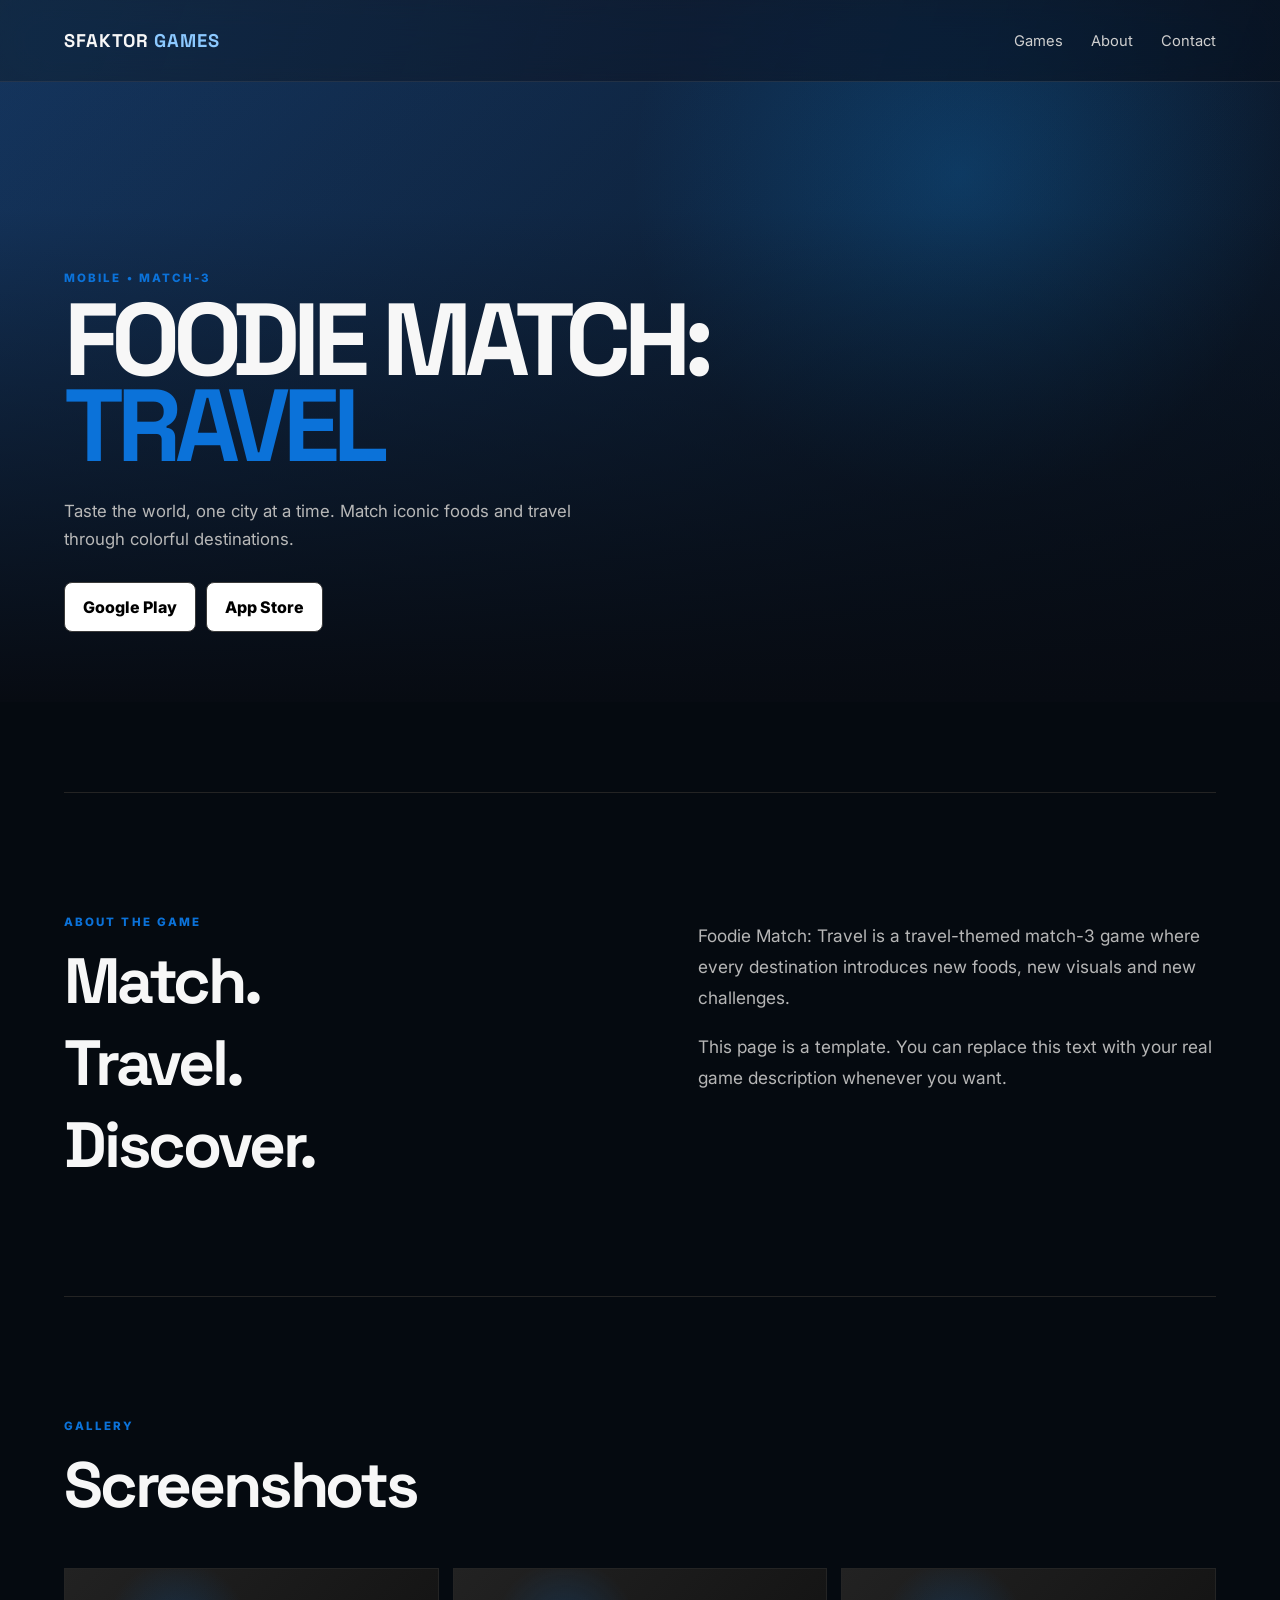
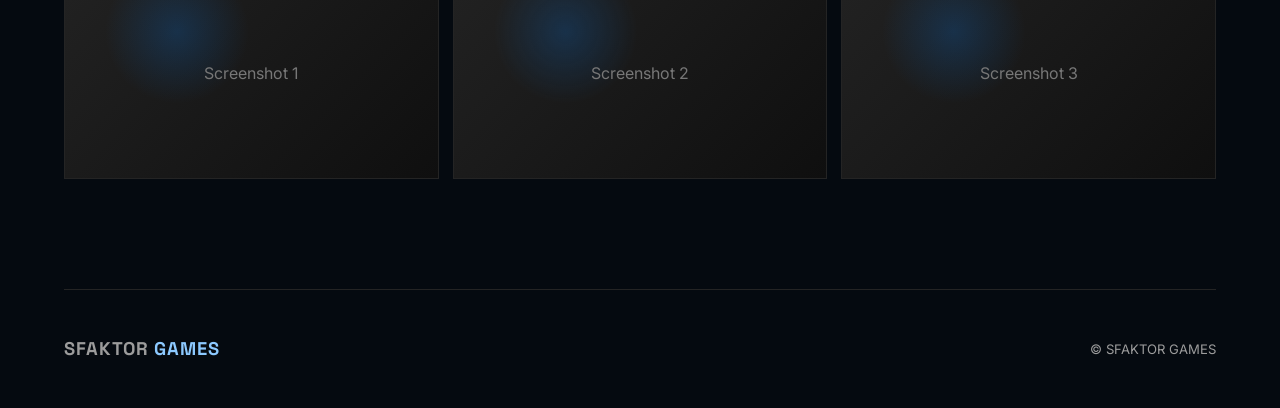
<file: games/foodie-match-travel.html>
<!DOCTYPE html>
<html lang="en">
<head>
  <meta charset="UTF-8">
  <meta name="viewport" content="width=device-width, initial-scale=1.0">
  <title>Foodie Match: Travel | SFAKTOR GAMES</title>
  <meta name="description" content="Foodie Match: Travel by SFAKTOR GAMES.">
  <link rel="stylesheet" href="../assets/css/style.css">
</head>
<body>
  <header class="site-header">
    <a class="brand" href="../index.html">SFAKTOR <span>GAMES</span></a>
    <nav><a href="../index.html#games">Games</a><a href="../index.html#about">About</a><a href="../index.html#contact">Contact</a></nav>
  </header>

  <section class="game-page-hero">
    <div class="wrap">
      <p class="eyebrow">MOBILE • MATCH-3</p>
      <h1>FOODIE MATCH:<br><span>TRAVEL</span></h1>
      <p class="hero-copy">Taste the world, one city at a time. Match iconic foods and travel through colorful destinations.</p>
      <div class="store-buttons">
        <a class="store-btn" href="https://play.google.com/" target="_blank" rel="noopener">Google Play</a>
        <a class="store-btn" href="https://www.apple.com/app-store/" target="_blank" rel="noopener">App Store</a>
      </div>
    </div>
  </section>

  <main>
    <section class="section about">
      <div class="about-copy">
        <p class="eyebrow">ABOUT THE GAME</p>
        <h2>Match.<br>Travel.<br>Discover.</h2>
      </div>
      <div class="about-text">
        <p>Foodie Match: Travel is a travel-themed match-3 game where every destination introduces new foods, new visuals and new challenges.</p>
        <p>This page is a template. You can replace this text with your real game description whenever you want.</p>
      </div>
    </section>

    <section class="section">
      <div class="section-heading">
        <div><p class="eyebrow">GALLERY</p><h2>Screenshots</h2></div>
      </div>
      <div class="screenshots">
        <div class="shot">Screenshot 1</div>
        <div class="shot">Screenshot 2</div>
        <div class="shot">Screenshot 3</div>
      </div>
    </section>
  </main>

  <footer>
    <a class="brand" href="../index.html">SFAKTOR <span>GAMES</span></a>
    <p>© SFAKTOR GAMES</p>
  </footer>
</body>
</html>
</file>
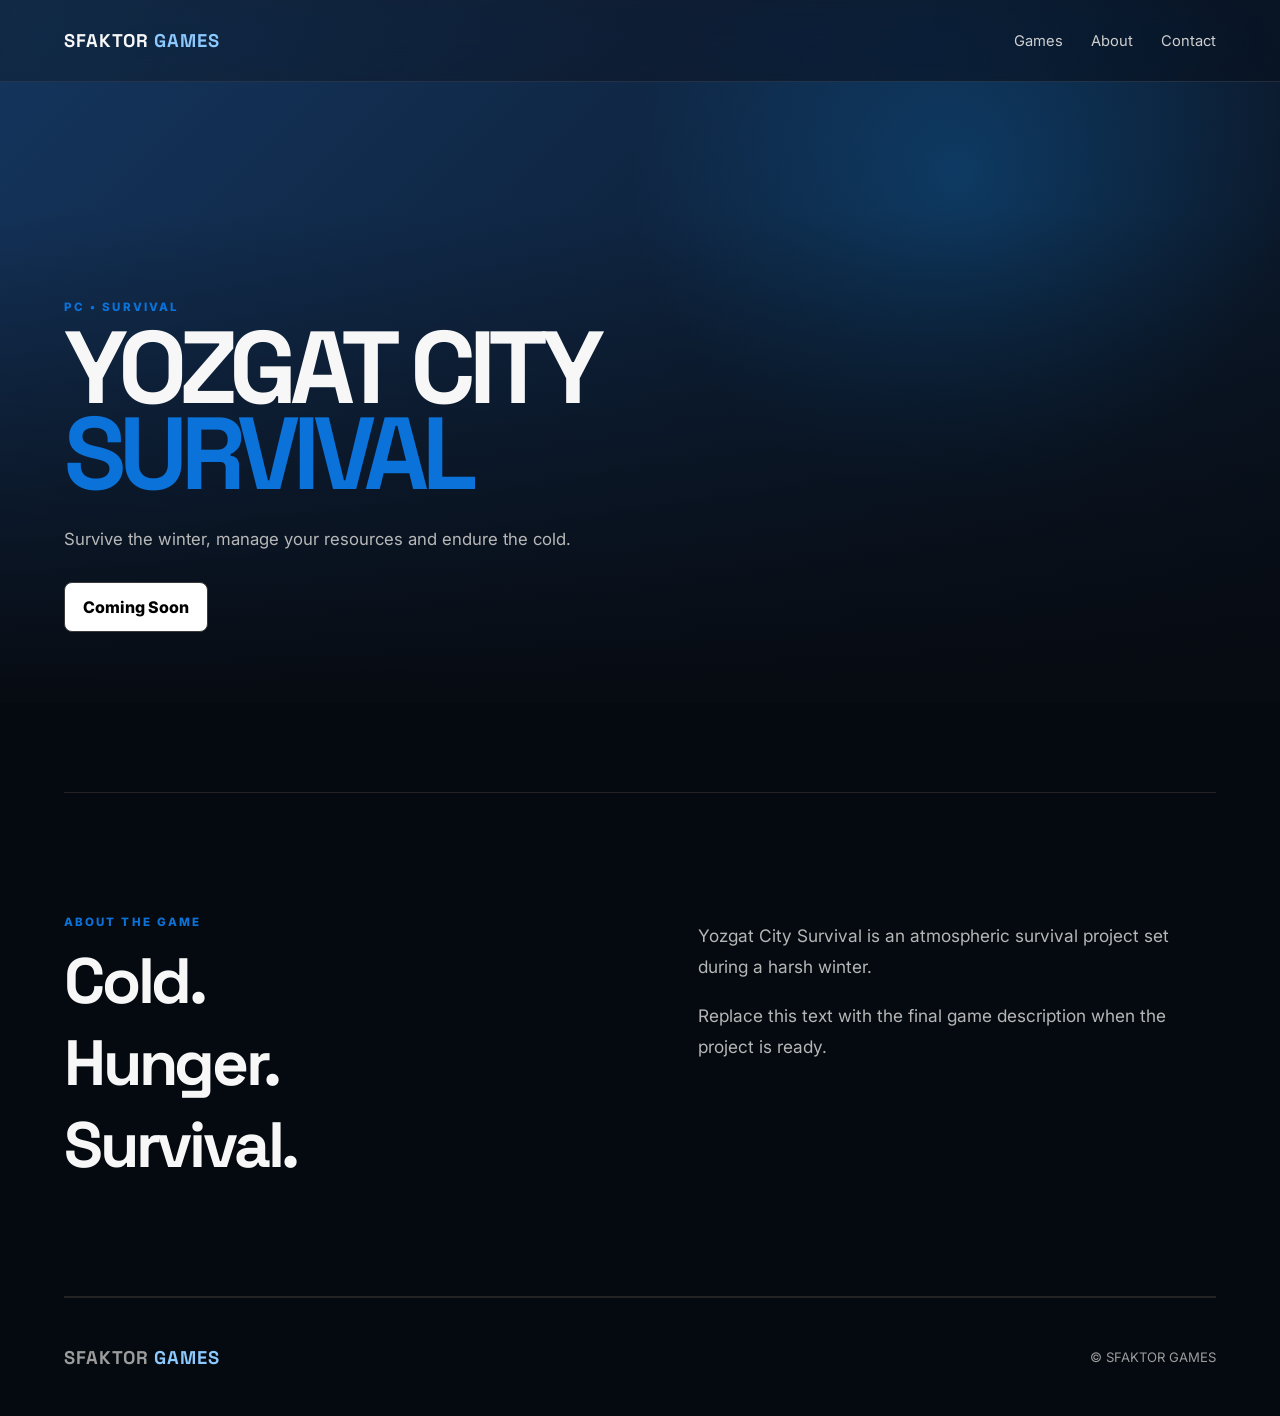
<file: games/yozgat-city-survival.html>
<!DOCTYPE html>
<html lang="en">
<head>
  <meta charset="UTF-8">
  <meta name="viewport" content="width=device-width, initial-scale=1.0">
  <title>Yozgat City Survival | SFAKTOR GAMES</title>
  <meta name="description" content="Yozgat City Survival by SFAKTOR GAMES.">
  <link rel="stylesheet" href="../assets/css/style.css">
</head>
<body>
  <header class="site-header">
    <a class="brand" href="../index.html">SFAKTOR <span>GAMES</span></a>
    <nav><a href="../index.html#games">Games</a><a href="../index.html#about">About</a><a href="../index.html#contact">Contact</a></nav>
  </header>

  <section class="game-page-hero">
    <div class="wrap">
      <p class="eyebrow">PC • SURVIVAL</p>
      <h1>YOZGAT CITY<br><span>SURVIVAL</span></h1>
      <p class="hero-copy">Survive the winter, manage your resources and endure the cold.</p>
      <div class="store-buttons">
        <a class="store-btn" href="#" target="_blank" rel="noopener">Coming Soon</a>
      </div>
    </div>
  </section>

  <main>
    <section class="section about">
      <div class="about-copy">
        <p class="eyebrow">ABOUT THE GAME</p>
        <h2>Cold.<br>Hunger.<br>Survival.</h2>
      </div>
      <div class="about-text">
        <p>Yozgat City Survival is an atmospheric survival project set during a harsh winter.</p>
        <p>Replace this text with the final game description when the project is ready.</p>
      </div>
    </section>
  </main>

  <footer>
    <a class="brand" href="../index.html">SFAKTOR <span>GAMES</span></a>
    <p>© SFAKTOR GAMES</p>
  </footer>
</body>
</html>
</file>
<file: assets/css/style.css>
@import url('https://fonts.googleapis.com/css2?family=Inter:wght@400;500;600;700;800&family=Space+Grotesk:wght@600;700&display=swap');

:root {
  --bg: #070707;
  --panel: #111111;
  --panel-2: #171717;
  --text: #f7f7f7;
  --muted: #9c9c9c;
  --line: #242424;
  --accent: #0b72d9;
  --accent-2: #1194f6;
  --accent-dark: #08479f;
}

* { box-sizing: border-box; }
html { scroll-behavior: smooth; }
body {
  margin: 0;
  background: var(--bg);
  color: var(--text);
  font-family: Inter, Arial, sans-serif;
}
a { color: inherit; text-decoration: none; }
img { max-width: 100%; display: block; }

.site-header {
  position: fixed;
  z-index: 20;
  top: 0;
  left: 0;
  right: 0;
  height: 82px;
  padding: 0 5vw;
  display: flex;
  align-items: center;
  justify-content: space-between;
  background: linear-gradient(to bottom, rgba(0,0,0,.9), rgba(0,0,0,.2));
  backdrop-filter: blur(10px);
  border-bottom: 1px solid rgba(255,255,255,.05);
}
.brand {
  font-family: "Space Grotesk", sans-serif;
  font-weight: 700;
  letter-spacing: .05em;
  font-size: 1.15rem;
}
.brand span { color: #8cc9ff; }
nav { display: flex; gap: 28px; }
nav a { color: #cfcfcf; font-size: .92rem; }
nav a:hover { color: white; }
.menu-btn { display: none; }

.hero {
  position: relative;
  min-height: 100vh;
  display: flex;
  align-items: center;
  padding: 140px 5vw 80px;
  overflow: hidden;
  background:
    radial-gradient(circle at 78% 25%, rgba(11,114,217,.18), transparent 22%),
    linear-gradient(135deg, #151515 0%, #090909 52%, #050505 100%);
}
.hero::before {
  content: "";
  position: absolute;
  inset: 0;
  opacity: .22;
  background-image:
    linear-gradient(rgba(255,255,255,.025) 1px, transparent 1px),
    linear-gradient(90deg, rgba(255,255,255,.025) 1px, transparent 1px);
  background-size: 44px 44px;
}
.hero-content { position: relative; z-index: 2; max-width: 760px; }
.eyebrow {
  color: var(--accent);
  font-size: .72rem;
  font-weight: 800;
  letter-spacing: .18em;
  text-transform: uppercase;
}
h1, h2, h3 {
  font-family: "Space Grotesk", sans-serif;
  margin: 0;
}
h1 {
  font-size: clamp(4rem, 10vw, 9rem);
  line-height: .84;
  letter-spacing: -.07em;
}
h1 span { color: var(--accent); }
.hero-copy {
  max-width: 570px;
  color: #b8b8b8;
  line-height: 1.7;
  font-size: 1.05rem;
  margin: 28px 0;
}
.hero-actions { display: flex; gap: 12px; flex-wrap: wrap; }
.btn {
  display: inline-flex;
  align-items: center;
  justify-content: center;
  min-height: 50px;
  padding: 0 22px;
  border: 1px solid var(--line);
  font-weight: 700;
  font-size: .9rem;
  transition: .25s ease;
}
.btn-primary { background: linear-gradient(135deg, var(--accent-2), var(--accent)); color: white; border-color: var(--accent); }
.btn-primary:hover { transform: translateY(-2px); filter: brightness(1.08); }
.btn-ghost { background: rgba(255,255,255,.03); }
.btn-ghost:hover { background: white; color: black; }

.hero-card {
  position: absolute;
  z-index: 2;
  right: 5vw;
  bottom: 8vh;
  width: min(350px, 90vw);
  padding: 26px;
  background: rgba(16,16,16,.85);
  border: 1px solid var(--line);
  backdrop-filter: blur(14px);
}
.hero-card span { color: var(--accent); font-size: .7rem; font-weight: 800; }
.hero-card strong { display: block; margin-top: 10px; font-size: 1.25rem; }
.hero-card p { color: var(--muted); line-height: 1.55; }
.hero-card a { font-weight: 700; font-size: .9rem; }

.section {
  width: min(1400px, 90vw);
  margin: 0 auto;
  padding: 110px 0;
}
.section-heading {
  display: flex;
  align-items: end;
  justify-content: space-between;
  gap: 30px;
  margin-bottom: 42px;
}
.section-heading h2, .about h2, .contact h2 {
  font-size: clamp(2.5rem, 5vw, 5rem);
  letter-spacing: -.05em;
}
.section-heading > p { max-width: 430px; color: var(--muted); line-height: 1.6; }

.games-grid {
  display: grid;
  grid-template-columns: repeat(2, minmax(0, 1fr));
  gap: 18px;
}
.game-card {
  min-height: 480px;
  position: relative;
  overflow: hidden;
  background: var(--panel);
  border: 1px solid var(--line);
}
.game-art {
  position: absolute;
  inset: 0;
  background:
    linear-gradient(to top, rgba(0,0,0,.94) 0%, rgba(0,0,0,.15) 65%),
    radial-gradient(circle at 70% 20%, rgba(17,148,246,.28), transparent 30%),
    linear-gradient(135deg, #2a2a2a, #101010);
  transform: scale(1.01);
  transition: transform .45s ease;
}
.game-card:hover .game-art { transform: scale(1.05); }
.game-content {
  position: absolute;
  left: 28px;
  right: 28px;
  bottom: 26px;
  z-index: 2;
}
.game-content h3 { font-size: 2rem; margin-bottom: 7px; }
.game-content p { color: #bdbdbd; line-height: 1.55; max-width: 580px; }
.platforms { display: flex; gap: 8px; flex-wrap: wrap; margin: 16px 0 20px; }
.platform {
  padding: 7px 10px;
  border: 1px solid #3b3b3b;
  background: rgba(0,0,0,.45);
  font-size: .72rem;
  font-weight: 700;
}

.about {
  border-top: 1px solid var(--line);
  border-bottom: 1px solid var(--line);
  display: grid;
  grid-template-columns: 1fr 1fr;
  gap: 9vw;
}
.about-text { color: #b6b6b6; font-size: 1.08rem; line-height: 1.8; }

.news-grid { display: grid; grid-template-columns: 1fr 1fr; gap: 18px; }
.news-card {
  min-height: 260px;
  padding: 28px;
  border: 1px solid var(--line);
  background: var(--panel);
}
.news-card span { color: var(--accent); font-size: .72rem; font-weight: 800; }
.news-card h3 { margin-top: 70px; font-size: 1.7rem; }
.news-card p { color: var(--muted); line-height: 1.5; }
.news-card.muted { background: #0c0c0c; }

.contact { text-align: center; padding: 140px 0; }
.contact h2 { max-width: 900px; margin: 0 auto 35px; }

footer {
  width: 90vw;
  margin: 0 auto;
  padding: 38px 0;
  border-top: 1px solid var(--line);
  display: flex;
  align-items: center;
  justify-content: space-between;
  gap: 20px;
  color: var(--muted);
  font-size: .82rem;
}
footer > div { display: flex; gap: 18px; }

/* Game detail page */
.game-page-hero {
  min-height: 78vh;
  display: flex;
  align-items: end;
  padding: 140px 5vw 70px;
  background:
    linear-gradient(to top, #070707 0%, rgba(7,7,7,.1) 70%),
    radial-gradient(circle at 75% 25%, rgba(11,114,217,.24), transparent 30%),
    linear-gradient(135deg, #232323, #090909);
}
.game-page-hero .wrap { max-width: 900px; }
.game-page-hero h1 { font-size: clamp(3.3rem, 8vw, 7rem); }
.store-buttons { display: flex; flex-wrap: wrap; gap: 10px; margin-top: 24px; }
.store-btn {
  padding: 14px 18px;
  border: 1px solid #3a3a3a;
  background: white;
  color: black;
  font-weight: 800;
  border-radius: 8px;
}
.screenshots {
  display: grid;
  grid-template-columns: repeat(3, 1fr);
  gap: 14px;
}
.shot {
  aspect-ratio: 16/9;
  border: 1px solid var(--line);
  background:
    radial-gradient(circle at 30% 30%, rgba(11,114,217,.24), transparent 24%),
    linear-gradient(135deg, #222, #0f0f0f);
  display:flex; align-items:center; justify-content:center; color:#777;
}

@media (max-width: 900px) {
  .site-header nav {
    display: none;
    position: absolute;
    top: 82px;
    left: 0;
    right: 0;
    background: #0b0b0b;
    padding: 24px 5vw;
    flex-direction: column;
    border-bottom: 1px solid var(--line);
  }
  .site-header nav.open { display: flex; }
  .menu-btn {
    display: block;
    color: white;
    background: none;
    border: 0;
    font-size: 1.6rem;
  }
  .hero-card { display: none; }
  .games-grid, .news-grid, .about { grid-template-columns: 1fr; }
  .section-heading { align-items: start; flex-direction: column; }
  .screenshots { grid-template-columns: 1fr; }
  footer { flex-direction: column; align-items: flex-start; }
}


.language-switcher {
  position: relative;
  margin-left: 18px;
}
.lang-btn {
  background: rgba(255,255,255,.06);
  color: white;
  border: 1px solid rgba(255,255,255,.12);
  min-width: 74px;
  height: 38px;
  padding: 0 12px;
  border-radius: 8px;
  font-weight: 700;
  cursor: pointer;
}
.lang-menu {
  display: none;
  position: absolute;
  top: 46px;
  right: 0;
  min-width: 150px;
  padding: 8px;
  background: #0d1117;
  border: 1px solid #1d3550;
  border-radius: 10px;
  box-shadow: 0 18px 45px rgba(0,0,0,.35);
}
.lang-menu.open { display: block; }
.lang-menu button {
  width: 100%;
  text-align: left;
  background: transparent;
  border: 0;
  color: #dcecff;
  padding: 10px 12px;
  border-radius: 7px;
  cursor: pointer;
}
.lang-menu button:hover { background: rgba(11,114,217,.16); }

.header-right {
  display: flex;
  align-items: center;
}

.hero {
  background:
    radial-gradient(circle at 78% 25%, rgba(17,148,246,.22), transparent 24%),
    radial-gradient(circle at 20% 10%, rgba(11,114,217,.16), transparent 28%),
    linear-gradient(135deg, #0b1623 0%, #08111d 50%, #050a10 100%);
}
.game-art {
  background:
    linear-gradient(to top, rgba(0,0,0,.94) 0%, rgba(0,0,0,.15) 65%),
    radial-gradient(circle at 70% 20%, rgba(17,148,246,.30), transparent 30%),
    linear-gradient(135deg, #163a67, #0a1220);
}
.game-page-hero {
  background:
    linear-gradient(to top, #070b12 0%, rgba(7,11,18,.10) 70%),
    radial-gradient(circle at 75% 25%, rgba(17,148,246,.25), transparent 30%),
    linear-gradient(135deg, #163a67, #08111d);
}

.brand img{display:block;max-width:190px;max-height:54px;width:auto;height:auto}


/* =========================================================
   SFAKTOR GAMES V3 — CINEMATIC / ANIMATED HOME
   ========================================================= */

body{
  overflow-x:hidden;
  background:
    radial-gradient(circle at 12% 5%, rgba(17,148,246,.08), transparent 26%),
    #050a10;
}

.site-header{
  transition:background .35s ease, border-color .35s ease, height .35s ease;
}
.site-header.scrolled{
  background:rgba(4,10,17,.92);
  border-bottom-color:rgba(80,168,255,.16);
  height:70px;
}

/* HERO SLIDER */
.hero-slider{
  position:relative;
  min-height:100vh;
  overflow:hidden;
  background:#050a10;
}
.hero-slider::after{
  content:"";
  position:absolute;
  inset:auto 0 0;
  height:150px;
  z-index:6;
  pointer-events:none;
  background:linear-gradient(to bottom,transparent,#050a10);
}
.slides{
  position:absolute;
  inset:0;
}
.hero-slide{
  position:absolute;
  inset:0;
  opacity:0;
  visibility:hidden;
  transform:scale(1.035);
  transition:opacity .9s ease, transform 1.8s cubic-bezier(.2,.7,.2,1), visibility .9s;
}
.hero-slide.active{
  opacity:1;
  visibility:visible;
  transform:scale(1);
}
.hero-slide-bg{
  position:absolute;
  inset:0;
  background-size:cover;
  background-position:center;
}
.hero-slide-bg::after{
  content:"";
  position:absolute;
  inset:0;
  background:
    linear-gradient(90deg,rgba(3,8,15,.96) 0%,rgba(3,8,15,.70) 36%,rgba(3,8,15,.17) 72%,rgba(3,8,15,.54) 100%),
    linear-gradient(0deg,rgba(3,8,15,.72),transparent 55%);
}
.hero-no-image{
  background:
    radial-gradient(circle at 70% 28%,rgba(17,148,246,.34),transparent 22%),
    radial-gradient(circle at 88% 64%,rgba(14,87,173,.24),transparent 28%),
    linear-gradient(135deg,#102d50,#07101b 60%,#03070b);
}
.hero-slide-inner{
  position:relative;
  z-index:3;
  width:min(1400px,90vw);
  min-height:100vh;
  margin:0 auto;
  padding:155px 0 125px;
  display:flex;
  align-items:center;
}
.hero-slide-copy{
  width:min(680px,100%);
  opacity:0;
  transform:translateY(34px);
}
.hero-slide.active .hero-slide-copy{
  animation:heroTextIn .85s .24s cubic-bezier(.16,1,.3,1) forwards;
}
@keyframes heroTextIn{
  to{opacity:1;transform:translateY(0)}
}
.hero-game-logo{
  max-width:min(390px,70vw);
  max-height:155px;
  width:auto;
  height:auto;
  margin:0 0 24px;
  filter:drop-shadow(0 16px 28px rgba(0,0,0,.36));
}
.hero-slide-copy h1{
  font-size:clamp(3.5rem,8.2vw,7.8rem);
  line-height:.88;
  letter-spacing:-.065em;
  text-shadow:0 6px 28px rgba(0,0,0,.35);
}
.hero-slide-copy .hero-description{
  max-width:600px;
  font-size:1.08rem;
  line-height:1.75;
  color:#c3d1df;
  margin:25px 0;
}
.hero-badges{
  display:flex;
  flex-wrap:wrap;
  gap:8px;
  margin-bottom:22px;
}
.hero-badge{
  border:1px solid rgba(133,202,255,.22);
  background:rgba(8,27,45,.5);
  backdrop-filter:blur(8px);
  padding:7px 10px;
  border-radius:999px;
  font-size:.72rem;
  font-weight:800;
  color:#d7efff;
}
.hero-store-row{
  display:flex;
  flex-wrap:wrap;
  gap:10px;
  margin-top:20px;
}
.hero-store-btn,.hero-detail-btn{
  display:inline-flex;
  align-items:center;
  justify-content:center;
  height:50px;
  padding:0 19px;
  border-radius:9px;
  font-size:.86rem;
  font-weight:800;
  transition:transform .22s ease, background .22s ease, border-color .22s ease;
}
.hero-store-btn{
  color:white;
  background:rgba(7,18,30,.74);
  border:1px solid rgba(154,212,255,.27);
  backdrop-filter:blur(10px);
}
.hero-store-btn:hover{transform:translateY(-3px);background:rgba(14,47,77,.86);border-color:#57b9ff}
.hero-detail-btn{
  color:white;
  background:linear-gradient(135deg,#1194f6,#0967c2);
  border:1px solid transparent;
}
.hero-detail-btn:hover{transform:translateY(-3px);filter:brightness(1.09)}
.slider-ui{
  position:absolute;
  z-index:9;
  left:5vw;
  right:5vw;
  bottom:58px;
  display:flex;
  align-items:center;
  justify-content:space-between;
  gap:18px;
}
.slider-dots{display:flex;gap:8px}
.slider-dot{
  width:34px;height:4px;padding:0;border:0;border-radius:999px;
  background:rgba(255,255,255,.26);cursor:pointer;overflow:hidden;
  transition:width .25s ease, background .25s ease;
}
.slider-dot.active{width:62px;background:#62c2ff}
.slider-arrows{display:flex;gap:8px}
.slider-arrow{
  width:46px;height:46px;border-radius:50%;
  border:1px solid rgba(255,255,255,.18);
  background:rgba(5,13,22,.52);color:white;font-size:1.15rem;
  backdrop-filter:blur(10px);transition:.22s ease;
}
.slider-arrow:hover{background:#0d72cc;border-color:#3daeff;transform:translateY(-2px)}
.slider-progress{
  position:absolute;z-index:10;bottom:0;left:0;height:3px;width:0;
  background:linear-gradient(90deg,#29a9ff,#7cd1ff);
}
.slider-progress.run{animation:sliderProgress 6.5s linear forwards}
@keyframes sliderProgress{from{width:0}to{width:100%}}

/* moving game strip */
.game-marquee{
  border-top:1px solid rgba(93,180,255,.10);
  border-bottom:1px solid rgba(93,180,255,.10);
  overflow:hidden;
  background:#07101a;
  padding:13px 0;
}
.game-marquee-track{
  display:flex;
  width:max-content;
  animation:marqueeMove 28s linear infinite;
}
.game-marquee:hover .game-marquee-track{animation-play-state:paused}
.game-marquee-item{
  display:flex;align-items:center;gap:10px;
  margin-right:55px;color:#7e9ab5;font-weight:800;font-size:.75rem;
  letter-spacing:.10em;text-transform:uppercase;
}
.game-marquee-item::before{
  content:"";width:6px;height:6px;border-radius:50%;background:#149fff;box-shadow:0 0 18px #149fff;
}
@keyframes marqueeMove{to{transform:translateX(-50%)}}

/* animated grid */
.games-showcase{
  position:relative;
}
.games-showcase::before{
  content:"";position:absolute;left:50%;top:8%;width:65vw;height:55vw;max-height:800px;
  transform:translateX(-50%);pointer-events:none;
  background:radial-gradient(circle,rgba(20,117,210,.10),transparent 66%);
}
.game-card{
  border-radius:16px;
  transition:transform .35s cubic-bezier(.2,.75,.2,1),border-color .35s,box-shadow .35s;
}
.game-card:hover{
  transform:translateY(-9px);
  border-color:rgba(87,183,255,.42);
  box-shadow:0 28px 65px rgba(0,0,0,.34),0 0 0 1px rgba(34,143,237,.08);
}
.game-card .game-content{transition:transform .35s ease}
.game-card:hover .game-content{transform:translateY(-4px)}
.game-card .game-art{
  background-size:cover;
  background-position:center;
}

/* section entrance animations */
.reveal{
  opacity:0;
  transform:translateY(46px);
  transition:opacity .85s ease,transform .85s cubic-bezier(.16,1,.3,1);
}
.reveal.revealed{opacity:1;transform:none}
.reveal-delay-1{transition-delay:.08s}
.reveal-delay-2{transition-delay:.16s}

/* cinematic about */
.about-visual{
  min-height:420px;
  position:relative;
  overflow:hidden;
  border-radius:18px;
  border:1px solid rgba(91,181,255,.15);
  background:
    radial-gradient(circle at 22% 20%,rgba(20,156,255,.22),transparent 22%),
    radial-gradient(circle at 72% 70%,rgba(18,93,177,.28),transparent 26%),
    linear-gradient(145deg,#0d2742,#07111d 62%,#04080c);
}
.about-visual::before,
.about-visual::after{
  content:"";position:absolute;border:1px solid rgba(80,178,255,.18);border-radius:50%;
  animation:orbitPulse 8s ease-in-out infinite alternate;
}
.about-visual::before{width:310px;height:310px;right:-60px;top:-60px}
.about-visual::after{width:190px;height:190px;right:70px;top:70px;animation-delay:-2s}
@keyframes orbitPulse{
  from{transform:scale(.92) rotate(0);opacity:.45}
  to{transform:scale(1.14) rotate(25deg);opacity:.85}
}
.about-sfaktor{
  position:absolute;left:35px;bottom:35px;font-family:"Space Grotesk",sans-serif;
  font-size:clamp(2rem,5vw,5rem);font-weight:700;letter-spacing:-.06em;color:rgba(255,255,255,.90)
}
.about-sfaktor span{display:block;color:#39afff}

/* store button compact on game cards */
.card-store-links{display:flex;gap:8px;flex-wrap:wrap;margin-top:17px}
.card-store-links a{
  position:relative;z-index:4;padding:9px 11px;border-radius:7px;
  border:1px solid rgba(151,210,255,.18);background:rgba(4,12,20,.68);
  font-size:.71rem;font-weight:800;color:#dcefff;
}
.card-store-links a:hover{border-color:#4ab6ff;background:#0d3151}

/* subtle cursor glow only desktops */
.cursor-glow{
  position:fixed;z-index:0;pointer-events:none;width:420px;height:420px;border-radius:50%;
  transform:translate(-50%,-50%);opacity:.12;
  background:radial-gradient(circle,rgba(33,151,245,.42),transparent 68%);
  transition:opacity .3s ease;
}
@media(max-width:900px){
  .cursor-glow{display:none}
  .hero-slide-inner{padding-top:125px;padding-bottom:150px}
  .hero-slide-bg::after{
    background:linear-gradient(90deg,rgba(3,8,15,.91),rgba(3,8,15,.53)),
               linear-gradient(0deg,rgba(3,8,15,.85),transparent 60%);
  }
  .slider-ui{bottom:38px}
  .hero-slide-copy h1{font-size:clamp(3.3rem,15vw,5.8rem)}
  .hero-game-logo{max-width:65vw}
}
@media(prefers-reduced-motion:reduce){
  *,*::before,*::after{animation-duration:.01ms!important;animation-iteration-count:1!important;scroll-behavior:auto!important;transition-duration:.01ms!important}
}


/* SFAKTOR 2026 — premium wide-card edition */
.hero-slider{min-height:clamp(490px,69vh,740px)}
.hero-slide-inner{min-height:clamp(490px,69vh,740px)}
.hero-slide-copy{max-width:780px}
.hero-slide-bg{background-position:center 40%}
.hero-slide-bg::after{background:linear-gradient(90deg,rgba(2,7,16,.88),rgba(2,7,16,.27) 75%),linear-gradient(0deg,#050a10,transparent 42%)}
.games-showcase{position:relative}
.games-grid{grid-template-columns:repeat(2,minmax(0,1fr));gap:22px}
.game-card{min-height:0;aspect-ratio:1.85/1;border-radius:20px;isolation:isolate;cursor:pointer;background:#0b1624;box-shadow:0 12px 35px rgba(0,0,0,.18)}
.game-card::after{content:"";position:absolute;inset:0;z-index:1;pointer-events:none;background:linear-gradient(180deg,transparent 18%,rgba(2,6,14,.38) 52%,rgba(2,6,14,.95));transition:opacity .35s}
.game-card:hover{transform:translateY(-6px);box-shadow:0 24px 64px rgba(0,0,0,.45),0 0 35px rgba(31,130,245,.12)}
.game-card:hover .game-art{transform:scale(1.085)}
.game-card .game-art{background-position:center;transition:transform .65s cubic-bezier(.2,.7,.2,1)}
.game-card .game-content{left:26px;right:26px;bottom:22px;pointer-events:none}
.game-card .game-content a{pointer-events:auto}
.game-card .game-content h3{font-size:clamp(1.5rem,2.4vw,2.6rem);line-height:1.08;letter-spacing:-.035em}
.game-card .game-content>p:not(.eyebrow){display:-webkit-box;-webkit-line-clamp:2;-webkit-box-orient:vertical;overflow:hidden;font-size:.92rem;max-width:520px}
.game-card .platforms{margin:12px 0 12px}
.game-card .card-store-links{display:flex;flex-wrap:wrap;gap:12px;align-items:center}
.game-card .card-store-links a:first-child{font-weight:750;color:#9bd7ff}
.game-card .eyebrow{color:#83c9ff}
.game-card .game-art:focus-visible{outline:3px solid #83c9ff;outline-offset:-4px}
.trailer-frame{width:100%;aspect-ratio:16/9;border:1px solid rgba(108,182,255,.25);border-radius:20px;overflow:hidden;background:#060d18;box-shadow:0 20px 70px rgba(0,0,0,.3)}
.trailer-frame iframe{width:100%;height:100%;border:0;display:block}
@media(min-width:1350px){.games-grid{gap:26px}.game-card{aspect-ratio:1.95/1}}
@media(max-width:850px){.games-grid{grid-template-columns:1fr}.game-card{aspect-ratio:1.8/1}.hero-slider,.hero-slide-inner{min-height:560px}}
@media(max-width:540px){.game-card{aspect-ratio:auto;min-height:360px}.game-card .game-content{left:18px;right:18px;bottom:16px}.game-card .platforms{margin:8px 0}.game-card .card-store-links{gap:8px}.hero-slider,.hero-slide-inner{min-height:510px}}
@media(prefers-reduced-motion:reduce){.game-card,.game-card .game-art,.hero-slide{transition:none!important}}

/* SFAKTOR 2026: compact cinematic banner + large portrait game cards */
.hero-slider,.hero-slide-inner{min-height:unset!important;height:clamp(230px,26vw,370px)!important}
.hero-slider{margin:14px clamp(12px,2vw,30px) 0;border-radius:18px;overflow:hidden;border:1px solid rgba(255,255,255,.09)}
.hero-slide-inner{width:calc(100% - 64px);padding:36px 0 44px!important;align-items:flex-end}
.hero-slide-copy{max-width:min(800px,75%)}
.hero-slide-copy h1{font-size:clamp(2rem,4vw,4.2rem);line-height:1.08;margin:0;text-shadow:0 3px 22px rgba(0,0,0,.65)}
.hero-slide-copy h1 a{color:#fff;text-decoration:none}
.hero-slide-bg::after{background:linear-gradient(0deg,rgba(0,0,0,.80),transparent 72%)!important}
.hero-slider::after{height:0}
.hero-description,.hero-store-row,.hero-badges{display:none!important}
.games-grid{grid-template-columns:repeat(3,minmax(0,1fr))!important;gap:clamp(16px,2vw,28px)!important}
.game-card{aspect-ratio:auto!important;min-height:0!important;display:flex;flex-direction:column;overflow:hidden;border-radius:18px!important;background:#181c22!important;border:1px solid rgba(255,255,255,.08)!important;box-shadow:0 10px 30px rgba(0,0,0,.24)}
.game-card::after{display:none!important}
.game-card .game-art{display:block;position:relative!important;inset:auto!important;width:100%;aspect-ratio:4/5;flex:none;transform:none!important;background-position:center;background-size:cover;overflow:hidden}
.game-card .game-art:hover{filter:brightness(1.08)}
.game-art-shine{position:absolute;inset:0;background:linear-gradient(115deg,transparent 25%,rgba(255,255,255,.13) 50%,transparent 75%);transform:translateX(-140%);transition:transform .7s ease}
.game-card:hover .game-art-shine{transform:translateX(140%)}
.game-card .game-content{position:relative!important;inset:auto!important;left:auto!important;right:auto!important;bottom:auto!important;transform:none!important;padding:19px 20px 21px;background:#1a1e24;pointer-events:auto!important;flex:1}
.game-card .game-content h3{font-size:clamp(1.1rem,1.65vw,1.55rem)!important;line-height:1.3;margin:0 0 13px}
.game-card .game-content h3 a{color:#fff;text-decoration:none}
.game-card .card-store-links{display:flex;gap:9px;flex-wrap:wrap;align-items:center}
.game-card .card-store-link{display:inline-flex;align-items:center;justify-content:center;padding:9px 13px;border:1px solid rgba(255,255,255,.22);border-radius:9px;background:#252b35;color:#f6f8fb!important;text-decoration:none;font-size:.85rem;font-weight:700;transition:background .2s,border-color .2s}
.game-card .card-store-link:hover{background:#176ab6;border-color:#56b1ff}
.game-card:hover{transform:translateY(-5px)}
@media(max-width:1050px){.games-grid{grid-template-columns:repeat(2,minmax(0,1fr))!important}}
@media(max-width:620px){.hero-slider,.hero-slide-inner{height:clamp(190px,51vw,270px)!important}.hero-slider{margin:10px 10px 0;border-radius:12px}.hero-slide-inner{width:calc(100% - 32px);padding:20px 0 35px!important}.hero-slide-copy{max-width:95%}.hero-slide-copy h1{font-size:clamp(1.5rem,6vw,2.5rem)}.games-grid{grid-template-columns:repeat(2,minmax(0,1fr))!important;gap:12px!important}.game-card{border-radius:12px!important}.game-card .game-content{padding:12px 11px 14px}.game-card .game-content h3{font-size:1rem!important;margin-bottom:10px}.game-card .card-store-links{gap:6px}.game-card .card-store-link{font-size:.72rem;padding:7px 8px}.game-card .game-art{aspect-ratio:3/4}}
@media(max-width:360px){.games-grid{grid-template-columns:1fr!important}.game-card .game-art{aspect-ratio:4/5}}
@media(prefers-reduced-motion:reduce){.game-art-shine{display:none}}

/* SFAKTOR: fixed frosted navigation, banner directly beneath it, no blue line */
.site-header, .site-header.scrolled {
  height:82px!important;
  background:rgba(9,16,26,.55)!important;
  -webkit-backdrop-filter:blur(24px) saturate(125%);
  backdrop-filter:blur(24px) saturate(125%);
  border-bottom:1px solid rgba(255,255,255,.10)!important;
  transition:none!important;
}
/* A constant soft color wash behind the frosted glass (does not change on scroll). */
.site-header::before {
  content:"";position:absolute;inset:0;z-index:-1;pointer-events:none;
  background:linear-gradient(110deg,rgba(38,75,105,.23),rgba(44,44,68,.13) 54%,rgba(9,18,30,.28));
}
.hero-slider {
  margin:82px 0 0!important;
  width:100%!important;
  height:clamp(205px,22vw,320px)!important;
  border:0!important;border-radius:0!important;
}
.hero-slide-inner {
  height:100%!important;min-height:0!important;
  width:calc(100% - clamp(36px,7vw,120px))!important;
  padding:24px 0 26px!important;
  align-items:center!important;
}
.hero-slide-copy {max-width:min(470px,48%)!important;}
.hero-logo-link {display:inline-block;max-width:100%;}
.hero-slide-copy .hero-game-logo {
  display:block;width:auto;height:auto;
  max-width:min(390px,100%);max-height:160px;
  object-fit:contain;object-position:left center;
  margin:0!important;filter:drop-shadow(0 8px 20px rgba(0,0,0,.65));
}
.hero-slide-copy h1 {font-size:clamp(1.8rem,3.4vw,3.5rem)!important;}
.slider-progress,.slider-dots {display:none!important;}
.slider-ui {justify-content:flex-end!important;bottom:50%!important;transform:translateY(50%);pointer-events:none;}
.slider-arrows {pointer-events:auto;}
.hero-slide-bg::after {background:linear-gradient(90deg,rgba(2,7,14,.55),rgba(2,7,14,.08) 72%)!important;}
@media(max-width:620px){
 .site-header,.site-header.scrolled{height:72px!important;}
 .site-header nav{top:72px;}
 .hero-slider{margin-top:72px!important;height:clamp(185px,48vw,255px)!important;}
 .hero-slide-inner{width:calc(100% - 36px)!important;padding:16px 0!important;}
 .hero-slide-copy{max-width:64%!important;}
 .hero-slide-copy .hero-game-logo{max-height:95px;}
 .slider-ui{right:12px!important;left:auto!important;}
 .slider-arrow{width:34px;height:34px;}
}


/* SFAKTOR premium interaction pass — cinematic, restrained and responsive */
.hero-slide-copy{display:flex;flex-direction:column;align-items:flex-start;justify-content:center;gap:10px;position:relative;z-index:3}
.hero-slide-copy .hero-game-title{display:block!important;margin:0!important;font-size:clamp(1.3rem,2.5vw,2.5rem)!important;font-weight:800;line-height:1.13;letter-spacing:-.035em;text-wrap:balance;text-shadow:0 4px 25px rgba(0,0,0,.85)}
.hero-slide-copy .hero-game-title a{color:white;text-decoration:none;transition:color .25s ease,text-shadow .25s ease}
.hero-slide-copy .hero-game-title a:hover{color:#e1f3ff;text-shadow:0 0 20px rgba(89,177,255,.48)}
.hero-slide.active .hero-slide-bg{animation:sfBannerDrift 7s ease-out both}
@keyframes sfBannerDrift{from{transform:scale(1.045)}to{transform:scale(1)}}
.hero-slide-bg::after{background:linear-gradient(90deg,rgba(2,7,14,.72),rgba(2,7,14,.1) 78%),linear-gradient(0deg,rgba(2,7,14,.25),transparent 45%)!important}
.hero-slide.active .hero-slide-copy{animation:sfHeroEnter .72s cubic-bezier(.2,.7,.2,1) both}
@keyframes sfHeroEnter{from{opacity:0;transform:translateY(14px)}to{opacity:1;transform:translateY(0)}}
.slider-arrow{transition:transform .25s ease,background .25s ease,box-shadow .25s ease!important;backdrop-filter:blur(12px)}
.slider-arrow:hover{transform:scale(1.1)!important;background:rgba(27,103,177,.85)!important;box-shadow:0 0 0 4px rgba(69,154,237,.12),0 10px 30px rgba(0,0,0,.35)}
.game-card{position:relative;isolation:isolate;transition:transform .38s cubic-bezier(.2,.8,.2,1),box-shadow .38s ease,border-color .38s ease!important;will-change:auto}
.game-card .game-art{position:relative!important;isolation:isolate;transition:filter .4s ease,background-size .6s ease!important;background-size:100% 100%;filter:brightness(.97) saturate(.97)}
.game-card .game-art::after{content:'';position:absolute;inset:0;pointer-events:none;background:linear-gradient(0deg,rgba(0,8,22,.3),transparent 48%),linear-gradient(120deg,transparent 40%,rgba(255,255,255,.13) 53%,transparent 66%);opacity:0;transition:opacity .4s ease}
.game-card .game-art-shine{pointer-events:none}
@media(hover:hover) and (pointer:fine){
.game-card:hover{transform:translateY(-9px) scale(1.018)!important;border-color:rgba(103,177,255,.4)!important;box-shadow:0 26px 55px rgba(0,0,0,.5),0 0 30px rgba(49,126,215,.14)!important}
.game-card:hover .game-art{filter:brightness(.77) saturate(1.13);background-size:106% 106%}
.game-card:hover .game-art::after{opacity:1}
.game-card:hover .game-content{background:#202834}
}
.game-card .game-content{transition:background .3s ease!important}
.game-card .game-content h3 a{transition:color .25s ease}
.game-card .game-content h3 a:hover{color:#9bd6ff}
.game-card .card-store-link{transition:transform .22s ease,background .22s ease,border-color .22s ease!important}
.game-card .card-store-link:hover{transform:translateY(-2px)}
.game-card .game-art:focus-visible,.game-card a:focus-visible,.slider-arrow:focus-visible{outline:3px solid #7ac5ff!important;outline-offset:3px}
@media(max-width:620px){.hero-slide-copy{gap:6px}.hero-slide-copy .hero-game-title{font-size:clamp(1.05rem,4.2vw,1.5rem)!important;max-width:100%}.game-card:hover{transform:none!important}.game-card .game-art{background-size:cover!important}}
@media(prefers-reduced-motion:reduce){.hero-slide.active .hero-slide-bg,.hero-slide.active .hero-slide-copy{animation:none!important}.game-card,.game-card .game-art,.game-card .game-content,.slider-arrow{transition:none!important}}

/* SFAKTOR — slider controls aligned to reference, accessible on all viewports */
.hero-slider{position:relative!important}
.slider-progress{display:none!important}
.slider-ui{position:absolute!important;inset:0!important;left:0!important;right:0!important;bottom:0!important;transform:none!important;display:block!important;pointer-events:none!important;z-index:20!important}
.slider-dots{display:flex!important;position:absolute!important;left:50%!important;bottom:12px!important;transform:translateX(-50%)!important;justify-content:center;align-items:center;gap:6px!important;max-width:70%;pointer-events:auto!important}
.slider-dot{width:7px!important;height:7px!important;min-width:7px!important;border-radius:50%!important;background:rgba(255,255,255,.38)!important;transition:background .25s,transform .25s!important}
.slider-dot.active{width:19px!important;min-width:19px!important;border-radius:8px!important;background:#fff!important}
.slider-arrows{position:absolute!important;inset:0!important;display:block!important;pointer-events:none!important}
.slider-arrow{position:absolute!important;top:50%!important;transform:translateY(-50%)!important;width:48px!important;height:48px!important;border-radius:50%!important;background:rgba(17,22,31,.72)!important;border:1px solid rgba(255,255,255,.25)!important;pointer-events:auto!important;cursor:pointer!important;display:grid!important;place-items:center!important;box-shadow:0 8px 24px rgba(0,0,0,.25)}
#sliderPrev{left:14px!important}
#sliderNext{right:14px!important}
.slider-arrow:hover{transform:translateY(-50%) scale(1.09)!important;background:rgba(52,64,83,.95)!important}
.hero-slide-inner{padding-left:clamp(35px,5vw,90px)!important;padding-right:clamp(35px,5vw,90px)!important}
/* Portrait art is not stretched; an uploaded 3:4 cover will fill the card cleanly. */
.game-card .game-art{aspect-ratio:3/4!important;background-size:cover!important;background-position:center!important}
.game-card:hover .game-art{background-size:cover!important}
@media(max-width:620px){.slider-arrow{width:34px!important;height:34px!important;font-size:1rem!important}#sliderPrev{left:5px!important}#sliderNext{right:5px!important}.slider-dots{bottom:8px!important}.hero-slide-inner{padding-left:32px!important;padding-right:32px!important}}
@media(prefers-reduced-motion:reduce){.slider-arrow,.slider-dot{transition:none!important}}

/* ===== SFAKTOR banner redesign: 3-language copy + horizontally sliding track ===== */
.hero-slider{height:clamp(270px,27vw,390px)!important;min-height:0!important;isolation:isolate}
.hero-slider .slides{display:flex!important;position:absolute!important;inset:0!important;width:100%!important;transition:transform .82s cubic-bezier(.23,.76,.25,1)!important;will-change:transform}
.hero-slider .hero-slide{position:relative!important;inset:auto!important;flex:0 0 100%!important;width:100%!important;height:100%!important;opacity:1!important;visibility:visible!important;transform:none!important;transition:none!important;overflow:hidden}
.hero-slider .hero-slide-bg{display:block;position:absolute;inset:0;background-position:center;background-size:cover;transition:filter .5s ease;}
.hero-slider .hero-slide-bg::after{background:linear-gradient(90deg,rgba(3,7,14,.94) 0%,rgba(3,7,14,.78) 29%,rgba(3,7,14,.18) 72%,rgba(3,7,14,.12) 100%)!important}
.hero-slider .hero-slide-inner{height:100%!important;min-height:0!important;box-sizing:border-box!important;width:100%!important;padding:24px clamp(65px,7vw,120px)!important;display:flex!important;align-items:center!important;justify-content:flex-start!important;}
.hero-slider .hero-slide-copy{width:min(500px,48%)!important;max-width:min(500px,48%)!important;display:flex!important;flex-direction:column!important;justify-content:center!important;align-items:flex-start!important;gap:8px!important;opacity:1!important;transform:none!important;animation:none!important;}
.hero-slider .hero-slide.active .hero-slide-copy{animation:sfBannerTextIn .65s .1s both!important}
@keyframes sfBannerTextIn{from{opacity:.1;transform:translateY(12px)}to{opacity:1;transform:translateY(0)}}
.hero-slider .hero-logo-link{display:block;max-width:100%}
.hero-slider .hero-game-logo{max-width:min(205px,100%)!important;max-height:100px!important;margin:0 0 4px!important;object-fit:contain;object-position:left center;filter:drop-shadow(0 5px 20px rgba(0,0,0,.55))}
.hero-slider .hero-banner-slogan{font-size:clamp(1.18rem,2.15vw,2.05rem)!important;line-height:1.18!important;letter-spacing:-.025em!important;font-weight:800!important;color:#fff!important;text-shadow:0 2px 18px #000!important;margin:0!important}
.hero-slider .hero-banner-desc{font-size:clamp(.79rem,1vw,.97rem)!important;line-height:1.5!important;color:#d9e4ef!important;max-width:460px!important;margin:2px 0 0!important;display:-webkit-box!important;-webkit-box-orient:vertical!important;-webkit-line-clamp:3!important;overflow:hidden!important;text-shadow:0 1px 12px #000}
.hero-slider .hero-game-title{margin:0 0 3px!important;font-size:clamp(1.3rem,2vw,2.1rem)!important}
.hero-slider .slider-ui{z-index:20!important}
.hero-slider .slider-dots{display:flex!important;bottom:12px!important}
.hero-slider .slider-arrows{display:block!important}
.hero-slider .slider-arrow{z-index:21!important}
.hero-slider .slider-ui.single-slide{display:none!important}
.hero-slider .hero-slide.active .hero-slide-bg{animation:none!important}
@media(max-width:760px){
  .hero-slider{height:clamp(280px,58vw,360px)!important;margin-top:10px!important}
  .hero-slider .hero-slide-inner{padding:18px 47px!important}
  .hero-slider .hero-slide-copy{width:78%!important;max-width:78%!important;gap:7px!important}
  .hero-slider .hero-game-logo{max-width:155px!important;max-height:73px!important}
  .hero-slider .hero-banner-slogan{font-size:clamp(1.04rem,3.5vw,1.6rem)!important}
  .hero-slider .hero-banner-desc{font-size:.79rem!important;line-height:1.4!important;-webkit-line-clamp:3!important}
  .hero-slider .hero-slide-bg::after{background:linear-gradient(90deg,rgba(3,7,14,.94) 0%,rgba(3,7,14,.8) 44%,rgba(3,7,14,.19) 100%)!important}
}
@media(max-width:440px){
  .hero-slider{height:275px!important}
  .hero-slider .hero-slide-inner{padding:20px 39px!important}
  .hero-slider .hero-slide-copy{width:92%!important;max-width:92%!important}
  .hero-slider .hero-game-logo{max-width:125px!important;max-height:65px!important}
  .hero-slider .hero-banner-slogan{font-size:1.05rem!important}
  .hero-slider .hero-banner-desc{font-size:.75rem!important;-webkit-line-clamp:3!important}
}
@media(prefers-reduced-motion:reduce){.hero-slider .slides{transition:none!important}.hero-slider .hero-slide.active .hero-slide-copy{animation:none!important}}


/* =============================================================
   SFAKTOR banner final: single-contained showcase, WEMIX style
   Intentionally overrides legacy hero rules from earlier themes.
   ============================================================= */
html,body{max-width:100%;overflow-x:clip}
body>main{padding-top:90px}
#homeSlider.hero-slider{
  position:relative!important;display:block!important;
  width:calc(100% - 2 * clamp(16px,4.4vw,84px))!important;
  height:clamp(240px,20vw,310px)!important;
  min-height:0!important;max-height:310px!important;
  margin:12px auto 0!important;padding:0!important;
  overflow:hidden!important;clip-path:inset(0 round 17px);
  border-radius:17px!important;background:#070b11!important;
  border:1px solid rgba(255,255,255,.07)!important;
  contain:layout paint!important;
}
#homeSlider::after{display:none!important;content:none!important}
#homeSlider .slides{
  position:absolute!important;inset:0!important;
  display:flex!important;width:100%!important;height:100%!important;
  margin:0!important;padding:0!important;
  transform:translate3d(0,0,0);
  transition:transform .75s cubic-bezier(.22,.7,.24,1)!important;
  will-change:transform;
}
#homeSlider .hero-slide{
  flex:0 0 100%!important;position:relative!important;
  width:100%!important;min-width:100%!important;
  max-width:100%!important;height:100%!important;
  min-height:0!important;margin:0!important;padding:0!important;
  overflow:hidden!important;isolation:isolate;
  opacity:1!important;visibility:visible!important;
  transform:none!important;transition:none!important;
}
#homeSlider .hero-slide-bg{
  position:absolute!important;inset:0!important;display:block!important;
  width:100%!important;height:100%!important;
  background-size:cover!important;background-position:center 45%!important;
  transform:none!important;animation:none!important;
}
#homeSlider .hero-slide-bg::after{
  content:""!important;position:absolute!important;inset:0!important;
  background:linear-gradient(90deg,rgba(0,0,0,.91) 0%,rgba(0,0,0,.77) 21%,rgba(0,0,0,.33) 52%,transparent 83%),linear-gradient(0deg,rgba(0,0,0,.24),transparent 50%)!important;
}
#homeSlider .hero-slide-inner{
  position:relative!important;z-index:3!important;
  height:100%!important;min-height:0!important;width:100%!important;
  margin:0!important;padding:25px clamp(65px,4vw,82px) 27px!important;
  display:flex!important;justify-content:flex-start!important;
  align-items:flex-end!important;
  overflow:hidden!important;
}
#homeSlider .hero-slide-copy{
  flex:none!important;display:flex!important;flex-direction:column!important;
  align-items:flex-start!important;justify-content:flex-end!important;
  width:min(530px,55%)!important;max-width:min(530px,55%)!important;
  gap:5px!important;margin:0 0 8px!important;
  opacity:1!important;transform:none!important;animation:none!important;
}
#homeSlider .hero-logo-link{display:block!important;width:max-content!important;max-width:100%!important;margin:0 0 8px!important}
#homeSlider .hero-game-logo{
  display:block!important;max-width:185px!important;max-height:86px!important;
  width:auto!important;height:auto!important;object-fit:contain!important;
  object-position:left bottom!important;margin:0!important;
  filter:drop-shadow(0 4px 12px rgba(0,0,0,.5))!important;
}
#homeSlider .hero-banner-slogan{
  display:block!important;font-size:clamp(1.35rem,2.15vw,2rem)!important;
  line-height:1.16!important;font-weight:800!important;
  max-width:100%!important;margin:0!important;
  color:white!important;letter-spacing:-.035em!important;
}
#homeSlider .hero-banner-desc{
  display:-webkit-box!important;-webkit-line-clamp:2!important;
  -webkit-box-orient:vertical!important;overflow:hidden!important;
  color:#e2e6ed!important;font-size:clamp(.78rem,1.02vw,.99rem)!important;
  line-height:1.4!important;max-width:490px!important;
  margin:4px 0 0!important;text-shadow:0 2px 10px rgba(0,0,0,.85);
}
#homeSlider .hero-game-title{font-size:clamp(1.35rem,2.1vw,2rem)!important;margin:0 0 8px!important}
#homeSlider .slider-ui{
  position:absolute!important;z-index:25!important;inset:0!important;
  display:block!important;pointer-events:none!important;
  margin:0!important;padding:0!important;transform:none!important;
}
#homeSlider .slider-arrows{position:absolute!important;inset:0!important;pointer-events:none!important}
#homeSlider .slider-arrow{
  position:absolute!important;z-index:26!important;top:50%!important;
  width:42px!important;height:42px!important;border-radius:50%!important;
  transform:translateY(-50%)!important;cursor:pointer!important;
  display:grid!important;place-items:center!important;
  border:1px solid rgba(255,255,255,.18)!important;
  background:rgba(32,36,45,.66)!important;color:#fff!important;
  backdrop-filter:blur(8px);pointer-events:auto!important;
  transition:background .25s ease,box-shadow .25s ease!important;
}
#homeSlider #sliderPrev{left:12px!important;right:auto!important}
#homeSlider #sliderNext{right:12px!important;left:auto!important}
#homeSlider .slider-arrow:hover{background:rgba(74,83,102,.9)!important;box-shadow:0 6px 16px #0007!important;transform:translateY(-50%)!important}
#homeSlider .slider-dots{
  display:flex!important;position:absolute!important;z-index:27!important;
  bottom:12px!important;left:50%!important;right:auto!important;
  transform:translateX(-50%)!important;gap:5px!important;
  align-items:center!important;justify-content:center!important;
  max-width:80%!important;pointer-events:auto!important;
}
#homeSlider .slider-dot{width:6px!important;min-width:6px!important;height:6px!important;border-radius:99px!important;background:rgba(255,255,255,.45)!important}
#homeSlider .slider-dot.active{width:18px!important;min-width:18px!important;background:#fff!important}
#homeSlider .slider-ui.single-slide{display:none!important}
.game-marquee{display:none!important}
#games.games-showcase{padding-top:42px!important}
@media(max-width:760px){
  body>main{padding-top:72px}
  #homeSlider.hero-slider{
    width:calc(100% - 24px)!important;
    height:clamp(240px,48vw,300px)!important;max-height:300px!important;
    margin:10px auto 0!important;border-radius:13px!important;
    clip-path:inset(0 round 13px);
  }
  #homeSlider .hero-slide-inner{padding:17px 48px 30px!important}
  #homeSlider .hero-slide-copy{width:min(370px,83%)!important;max-width:min(370px,83%)!important;gap:4px!important;margin-bottom:2px!important}
  #homeSlider .hero-game-logo{max-width:125px!important;max-height:64px!important}
  #homeSlider .hero-logo-link{margin-bottom:5px!important}
  #homeSlider .hero-banner-slogan{font-size:clamp(1.05rem,3.5vw,1.45rem)!important}
  #homeSlider .hero-banner-desc{font-size:.78rem!important;-webkit-line-clamp:2!important}
  #homeSlider .slider-arrow{width:33px!important;height:33px!important}
  #homeSlider #sliderPrev{left:7px!important}#homeSlider #sliderNext{right:7px!important}
  #games.games-showcase{padding-top:28px!important}
}
@media(max-width:440px){
  #homeSlider.hero-slider{height:238px!important}
  #homeSlider .hero-slide-inner{padding:16px 39px 27px!important}
  #homeSlider .hero-slide-copy{width:94%!important;max-width:94%!important}
  #homeSlider .hero-game-logo{max-width:105px!important;max-height:54px!important}
  #homeSlider .hero-banner-slogan{font-size:1rem!important}
  #homeSlider .hero-banner-desc{font-size:.72rem!important;line-height:1.34!important;-webkit-line-clamp:2!important}
  #homeSlider .slider-arrow{width:29px!important;height:29px!important}
  #homeSlider .slider-dots{bottom:8px!important}
}
@media(prefers-reduced-motion:reduce){#homeSlider .slides{transition:none!important}}


/* vNext: compact poster cards + calm, animated section navigation */
:root { --nav-offset: 106px; }
html { scroll-padding-top: var(--nav-offset); }
main section[id] { scroll-margin-top: var(--nav-offset); }
.site-header nav a {
  position: relative; display: inline-flex; align-items: center;
  padding: 10px 0; transition: color .28s ease;
}
.site-header nav a::after {
  content: ""; position: absolute; height: 2px; bottom: 4px; left: 0; right: 0;
  background: linear-gradient(90deg,#4497f7,#8cd7ff);
  transform: scaleX(0); transform-origin: left center;
  transition: transform .35s cubic-bezier(.2,.7,.2,1); border-radius: 4px;
}
.site-header nav a:hover::after, .site-header nav a.is-current::after { transform:scaleX(1); }
.site-header nav a.is-current { color:#f5faff; }
/* Four modest-sized cards per wide row, with natural aspect ratio preserved. */
#games .games-grid {
  grid-template-columns:repeat(4,minmax(0,1fr))!important;
  gap:clamp(12px,1.5vw,21px)!important;
  max-width:1320px; margin-inline:auto;
}
#games .game-card { border-radius:15px!important; }
#games .game-card .game-content { padding:14px 15px 16px!important; }
#games .game-card .game-content h3 { font-size:clamp(.98rem,1.2vw,1.18rem)!important; margin-bottom:9px!important; }
#games .game-card .card-store-link { padding:7px 10px!important; font-size:.76rem!important; }
#games .game-card .game-art { aspect-ratio:3/4!important; }
@media(max-width:1199px){
  #games .games-grid { grid-template-columns:repeat(3,minmax(0,1fr))!important; }
}
@media(max-width:760px){
  :root { --nav-offset: 94px; }
  #games .games-grid { grid-template-columns:repeat(2,minmax(0,1fr))!important; gap:12px!important; }
  #games .game-card .game-content { padding:11px 10px 13px!important; }
  #games .game-card .game-content h3 { font-size:.94rem!important; }
  #games .game-card .card-store-link { padding:7px 8px!important; font-size:.7rem!important; }
}
@media(max-width:350px){
  #games .games-grid {grid-template-columns:1fr!important;max-width:300px;}
}
@media(prefers-reduced-motion:reduce){
  html {scroll-behavior:auto!important;}
  .site-header nav a, .site-header nav a::after {transition:none!important;}
}

/* Footer social and policy links: independent from navigation and slider. */
footer{flex-wrap:wrap}footer .sf-social{display:flex;gap:9px;flex-wrap:wrap;align-items:center}
footer .sf-social a{display:inline-flex;align-items:center;justify-content:center;min-height:38px;padding:8px 12px;border:1px solid rgba(148,175,204,.2);border-radius:10px;color:#dceaff;text-decoration:none;background:rgba(255,255,255,.04);font-weight:600;transition:transform .22s ease,background .22s ease,border-color .22s ease}
footer .sf-social a:hover{transform:translateY(-3px);background:rgba(58,149,245,.14);border-color:rgba(86,172,255,.6)}
footer a[data-privacy-label]{color:#cddff2;text-decoration:none}footer a[data-privacy-label]:hover{text-decoration:underline}
@media(max-width:800px){footer{gap:16px}footer .sf-social{width:100%}}

.lang-menu{max-height:min(440px,65vh);overflow-y:auto;z-index:1100}

/* Icon-only social footer — responsive and keyboard accessible */
footer .sf-social{display:flex;flex-wrap:wrap;align-items:center;justify-content:center;gap:10px;width:auto}
footer .sf-social .sf-social-icon{width:46px;height:46px;min-height:46px;min-width:46px;padding:0;display:inline-flex;align-items:center;justify-content:center;border:1px solid rgba(137,170,204,.25);border-radius:13px;background:rgba(255,255,255,.045);color:#f0f5ff;text-decoration:none;transition:transform .22s ease,background .22s ease,border-color .22s ease,box-shadow .22s ease}
footer .sf-social .sf-social-icon svg{width:21px;height:21px;display:block;flex:none}
footer .sf-social .sf-social-icon:hover{transform:translateY(-4px) scale(1.065);background:rgba(47,135,230,.16);border-color:rgba(82,163,255,.65);box-shadow:0 8px 25px rgba(37,112,226,.22)}
footer .sf-social .sf-social-icon:focus-visible{outline:2px solid #75b7ff;outline-offset:4px}
@media(max-width:800px){footer .sf-social{width:100%;justify-content:flex-start}}
@media(prefers-reduced-motion:reduce){footer .sf-social .sf-social-icon{transition:none}footer .sf-social .sf-social-icon:hover{transform:none}}

/* Enlarged game logo in hero, responsive without stretching banner beyond bounds. */
#homeSlider .hero-game-logo{max-width:min(285px,100%)!important;max-height:128px!important;object-fit:contain!important;}
#homeSlider .hero-slide-copy{gap:4px!important;}
@media(max-width:760px){#homeSlider .hero-game-logo{max-width:200px!important;max-height:100px!important;}}
@media(max-width:440px){#homeSlider .hero-game-logo{max-width:155px!important;max-height:78px!important;}}

/* Independent banner collection / 2026 */
#homeSlider .hero-game-logo{max-width:250px!important;max-height:115px!important;margin:0 0 8px!important}
#homeSlider .banner-cta{display:inline-flex;align-items:center;gap:.3rem;margin-top:6px;padding:7px 14px;border:1px solid rgba(255,255,255,.4);background:rgba(13,23,42,.56);border-radius:50px;color:#fff;text-decoration:none;font-size:.8rem;font-weight:600;transition:background .2s ease,transform .2s ease}
#homeSlider .banner-cta:hover{background:rgba(31,78,121,.8);transform:translateY(-2px)}
@media(max-width:760px){#homeSlider .hero-game-logo{max-width:150px!important;max-height:72px!important}#homeSlider .banner-cta{padding:5px 10px;font-size:.72rem}}
</file>
<file: assets/css/about.css>
/* Dedicated About page — calm editorial layout + original CSS/SVG artwork */
.about-page-main{min-height:calc(100vh - 160px);padding:clamp(128px,15vw,168px) max(5vw,24px) 80px;background:radial-gradient(ellipse at 90% 35%,rgba(14,69,110,.13),transparent 50%)}
.about-intro{max-width:1300px;margin:0 auto;display:grid;grid-template-columns:minmax(0,1.08fr) minmax(0,.92fr);gap:clamp(36px,6vw,95px);align-items:center}
.about-text-column h1{font-size:clamp(2.35rem,4.3vw,4.8rem);max-width:780px;line-height:1.08;letter-spacing:-.045em;margin:14px 0 28px;color:#f2f8ff}
.about-text-column .eyebrow{letter-spacing:.18em;color:#4eafff}
.about-body{font-size:clamp(.96rem,1.3vw,1.08rem);line-height:1.85;color:#b4c2d0;max-width:670px;overflow-wrap:anywhere}
.about-body p{margin:0 0 1.15em}
.about-tags{display:flex;flex-wrap:wrap;gap:10px;margin:28px 0}
.about-tags span{font-size:.82rem;font-weight:650;color:#a4d8ff;padding:9px 14px;border:1px solid rgba(92,162,219,.35);background:rgba(24,72,110,.17);border-radius:30px}
.about-game-link{display:inline-flex;gap:20px;align-items:center;color:#071320!important;background:#c8ebff;padding:12px 19px;border-radius:11px;font-weight:800;text-decoration:none;transition:transform .2s ease,box-shadow .2s ease}
.about-game-link:hover{transform:translateY(-3px);box-shadow:0 10px 32px rgba(44,146,224,.2)}
.about-art{position:relative;min-height:420px;aspect-ratio:1/1;overflow:hidden;border:1px solid rgba(79,145,205,.24);border-radius:28px;background:radial-gradient(circle at 50% 42%,#173658 0,#0b1b30 44%,#07121e 100%);box-shadow:0 24px 90px rgba(0,0,0,.23);isolation:isolate}
.art-glow{position:absolute;inset:18%;background:#279fdf;filter:blur(95px);opacity:.12}
.art-ring{position:absolute;border:1px solid rgba(101,182,245,.24);border-radius:50%;transform:rotate(-20deg)}
.art-ring-outer{inset:9% 5%;animation:orbit-about 27s linear infinite}
.art-ring-inner{inset:23% 19%;border-style:dashed;animation:orbit-about 32s linear infinite reverse}
.art-controller{position:absolute;inset:22%;display:flex;align-items:center;justify-content:center;filter:drop-shadow(0 16px 28px #0008);animation:float-about 5s ease-in-out infinite}
.art-controller svg{width:100%;max-width:290px}
.art-spark{position:absolute;color:#94dcff;font-size:36px;animation:twinkle-about 3.6s ease-in-out infinite}
.art-spark-one{top:20%;right:22%}.art-spark-two{bottom:25%;left:17%;font-size:24px;animation-delay:-1.6s}
.art-pixel{position:absolute;width:10px;height:10px;border:2px solid #6fbfff;transform:rotate(18deg);opacity:.55}.art-pixel-a{top:16%;left:22%}.art-pixel-b{bottom:22%;right:15%}.art-pixel-c{top:39%;right:10%;height:6px;width:6px}
.art-caption{position:absolute;bottom:27px;left:24px;right:24px;text-align:center;color:#a9d6fa;font-size:.93rem;font-weight:650;letter-spacing:.01em}
@keyframes float-about{0%,100%{transform:translateY(0) rotate(-4deg)}50%{transform:translateY(-12px) rotate(-1deg)}}
@keyframes orbit-about{to{transform:rotate(340deg)}}
@keyframes twinkle-about{0%,100%{opacity:.35;transform:scale(.85)}50%{opacity:1;transform:scale(1.2)}}
@media(max-width:900px){.about-intro{grid-template-columns:1fr}.about-art{min-height:0;width:min(100%,560px);margin:0 auto}.about-page-main{padding-top:126px}}
@media(max-width:540px){.about-art{aspect-ratio:1.15;border-radius:20px}.about-text-column h1{font-size:clamp(2rem,9vw,3rem)}.about-page-main{padding-inline:5vw}}
@media(prefers-reduced-motion:reduce){.art-ring,.art-controller,.art-spark{animation:none}.about-game-link{transition:none}}
</file>
